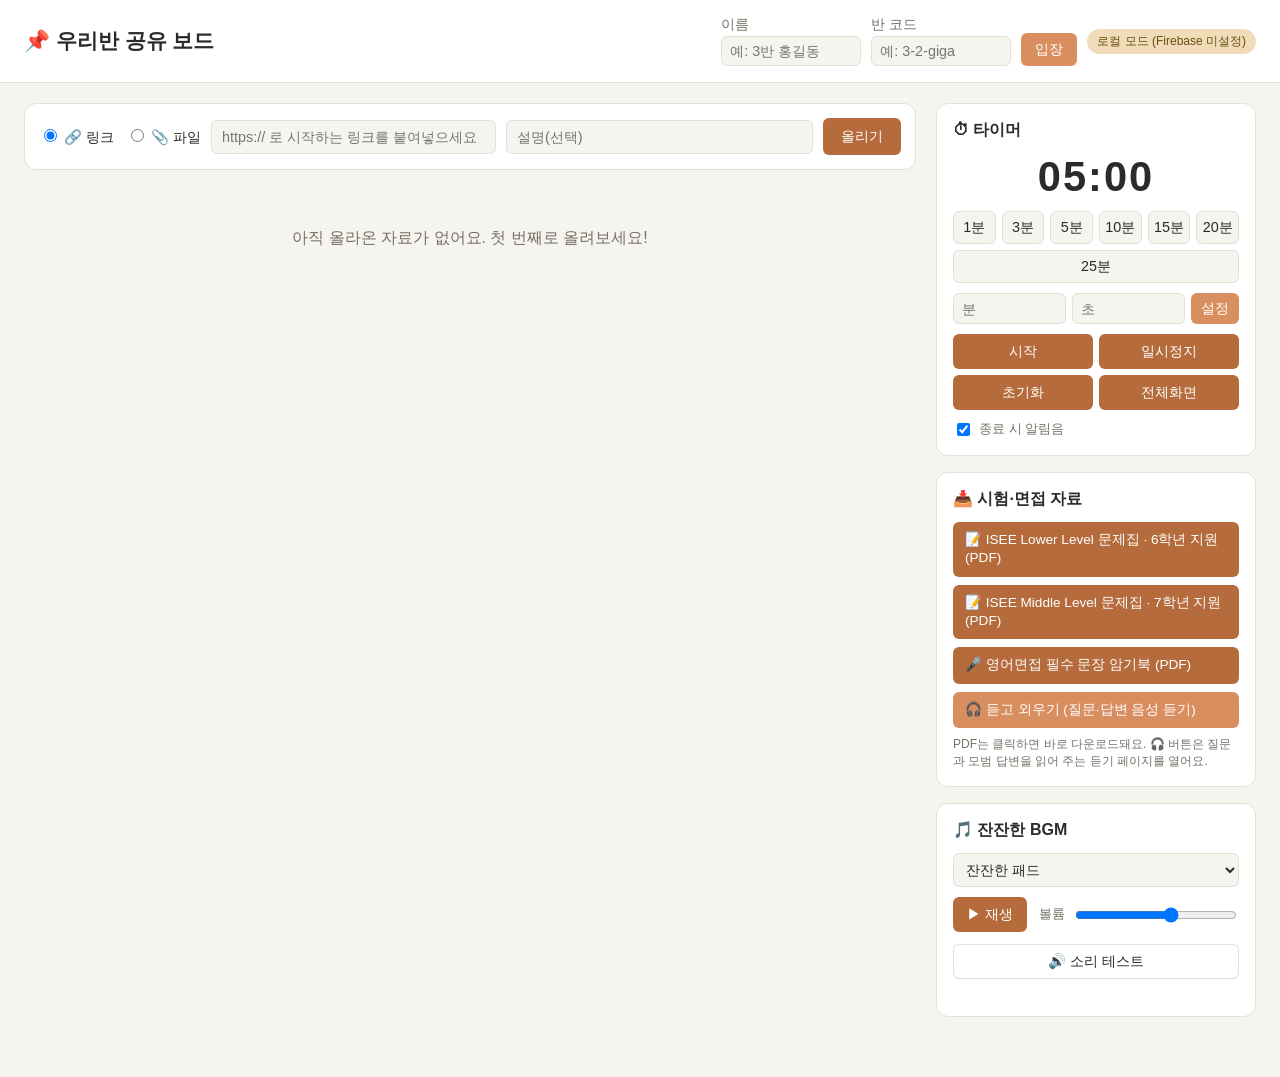
<file: index.html>
<!doctype html>
<html lang="ko">
<head>
<meta charset="UTF-8" />
<meta name="viewport" content="width=device-width, initial-scale=1.0" />
<title>우리반 공유 보드</title>
<link rel="stylesheet" href="css/style.css" />
</head>
<body>

<header class="topbar">
  <h1>📌 우리반 공유 보드</h1>
  <div class="room-controls">
    <label>이름
      <input id="nicknameInput" type="text" placeholder="예: 3반 홍길동" maxlength="20" />
    </label>
    <label>반 코드
      <input id="roomCodeInput" type="text" placeholder="예: 3-2-giga" maxlength="30" />
    </label>
    <button id="joinRoomBtn" type="button">입장</button>
    <span id="connectionStatus" class="status-badge">설정 필요</span>
  </div>
</header>

<div class="layout">

  <main class="board-panel">
    <form id="postForm" class="post-form">
      <div class="type-toggle">
        <label><input type="radio" name="postType" value="link" checked /> 🔗 링크</label>
        <label><input type="radio" name="postType" value="file" /> 📎 파일</label>
      </div>

      <div id="linkFields" class="post-fields">
        <input id="linkUrlInput" type="url" placeholder="https:// 로 시작하는 링크를 붙여넣으세요" />
      </div>

      <div id="fileFields" class="post-fields" hidden>
        <input id="fileInput" type="file" />
        <p class="hint">파일은 700KB 이하만 업로드할 수 있어요. 큰 파일은 구글 드라이브 등에 올린 뒤 링크로 공유해주세요.</p>
      </div>

      <input id="captionInput" type="text" placeholder="설명(선택)" maxlength="80" />

      <button type="submit">올리기</button>
    </form>

    <div id="boardEmpty" class="board-empty">아직 올라온 자료가 없어요. 첫 번째로 올려보세요!</div>
    <div id="board" class="board-grid"></div>
  </main>

  <aside class="side-panel">
    <section class="widget timer-widget">
      <h2>⏱ 타이머</h2>
      <div id="timerDisplay" class="timer-display">05:00</div>
      <div class="timer-presets">
        <button type="button" data-min="1">1분</button>
        <button type="button" data-min="3">3분</button>
        <button type="button" data-min="5">5분</button>
        <button type="button" data-min="10">10분</button>
        <button type="button" data-min="15">15분</button>
        <button type="button" data-min="20">20분</button>
        <button type="button" data-min="25">25분</button>
      </div>
      <div class="timer-custom">
        <input id="customMinutes" type="number" min="0" max="180" placeholder="분" />
        <input id="customSeconds" type="number" min="0" max="59" placeholder="초" />
        <button id="setCustomTimeBtn" type="button">설정</button>
      </div>
      <div class="timer-controls">
        <button id="timerStartBtn" type="button">시작</button>
        <button id="timerPauseBtn" type="button">일시정지</button>
        <button id="timerResetBtn" type="button">초기화</button>
        <button id="timerFullscreenBtn" type="button">전체화면</button>
      </div>
      <label class="sound-toggle">
        <input id="timerSoundToggle" type="checkbox" checked /> 종료 시 알림음
      </label>
    </section>

    <section class="widget download-widget">
      <h2>📥 시험·면접 자료</h2>
      <a class="download-btn" href="downloads/isee-lower-practice.pdf" download="ISEE_Lower_Level_Practice.pdf">
        📝 ISEE Lower Level 문제집 · 6학년 지원 (PDF)
      </a>
      <a class="download-btn" href="downloads/isee-middle-practice.pdf" download="ISEE_Middle_Level_Practice.pdf">
        📝 ISEE Middle Level 문제집 · 7학년 지원 (PDF)
      </a>
      <a class="download-btn" href="downloads/interview-sentences.pdf" download="Interview_Essential_Sentences.pdf">
        🎤 영어면접 필수 문장 암기북 (PDF)
      </a>
      <a class="download-btn listen-btn" href="listen.html" target="_blank" rel="noopener">
        🎧 듣고 외우기 (질문·답변 음성 듣기)
      </a>
      <p class="hint">PDF는 클릭하면 바로 다운로드돼요. 🎧 버튼은 질문과 모범 답변을 읽어 주는 듣기 페이지를 열어요.</p>
    </section>

    <section class="widget bgm-widget">
      <h2>🎵 잔잔한 BGM</h2>
      <div class="bgm-presets">
        <select id="bgmPresetSelect">
          <option value="pad">잔잔한 패드</option>
          <option value="rain">빗소리 화이트노이즈</option>
          <option value="lofi">로파이 아르페지오</option>
        </select>
      </div>
      <div class="bgm-controls">
        <button id="bgmToggleBtn" type="button">▶ 재생</button>
        <label class="volume-control">
          볼륨
          <input id="bgmVolumeSlider" type="range" min="0" max="100" value="60" />
        </label>
      </div>
      <button id="soundTestBtn" type="button" class="sound-test-btn">🔊 소리 테스트</button>
      <p id="audioStatus" class="audio-status" role="status" aria-live="polite"></p>
    </section>
  </aside>

</div>

<div id="timerOverlay" class="timer-overlay" hidden>
  <div id="timerOverlayDisplay" class="timer-overlay-display">05:00</div>
  <button id="exitFullscreenBtn" type="button">닫기</button>
</div>

<script type="module" src="js/firebase-config.js"></script>
<script type="module" src="js/app.js"></script>
<script src="js/audio.js"></script>
<script src="js/timer.js"></script>
<script src="js/bgm.js"></script>
</body>
</html>
</file>
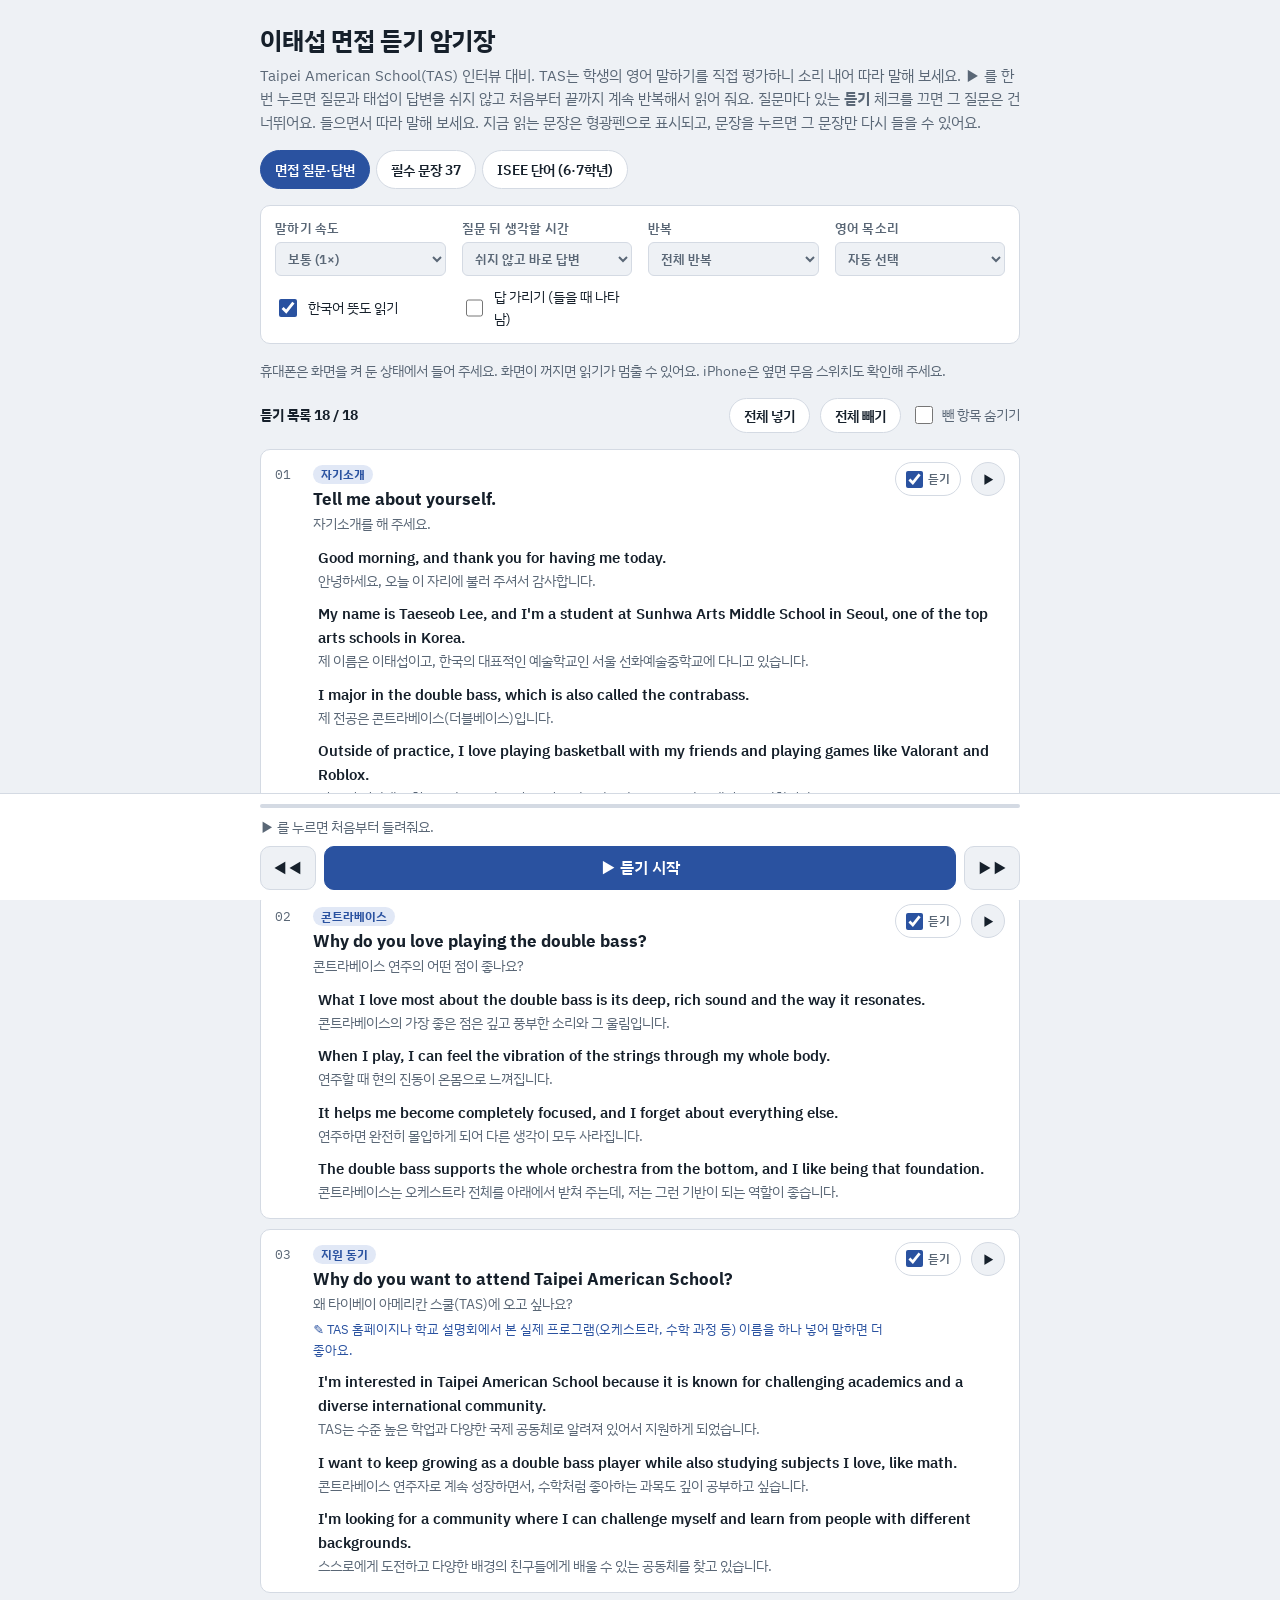
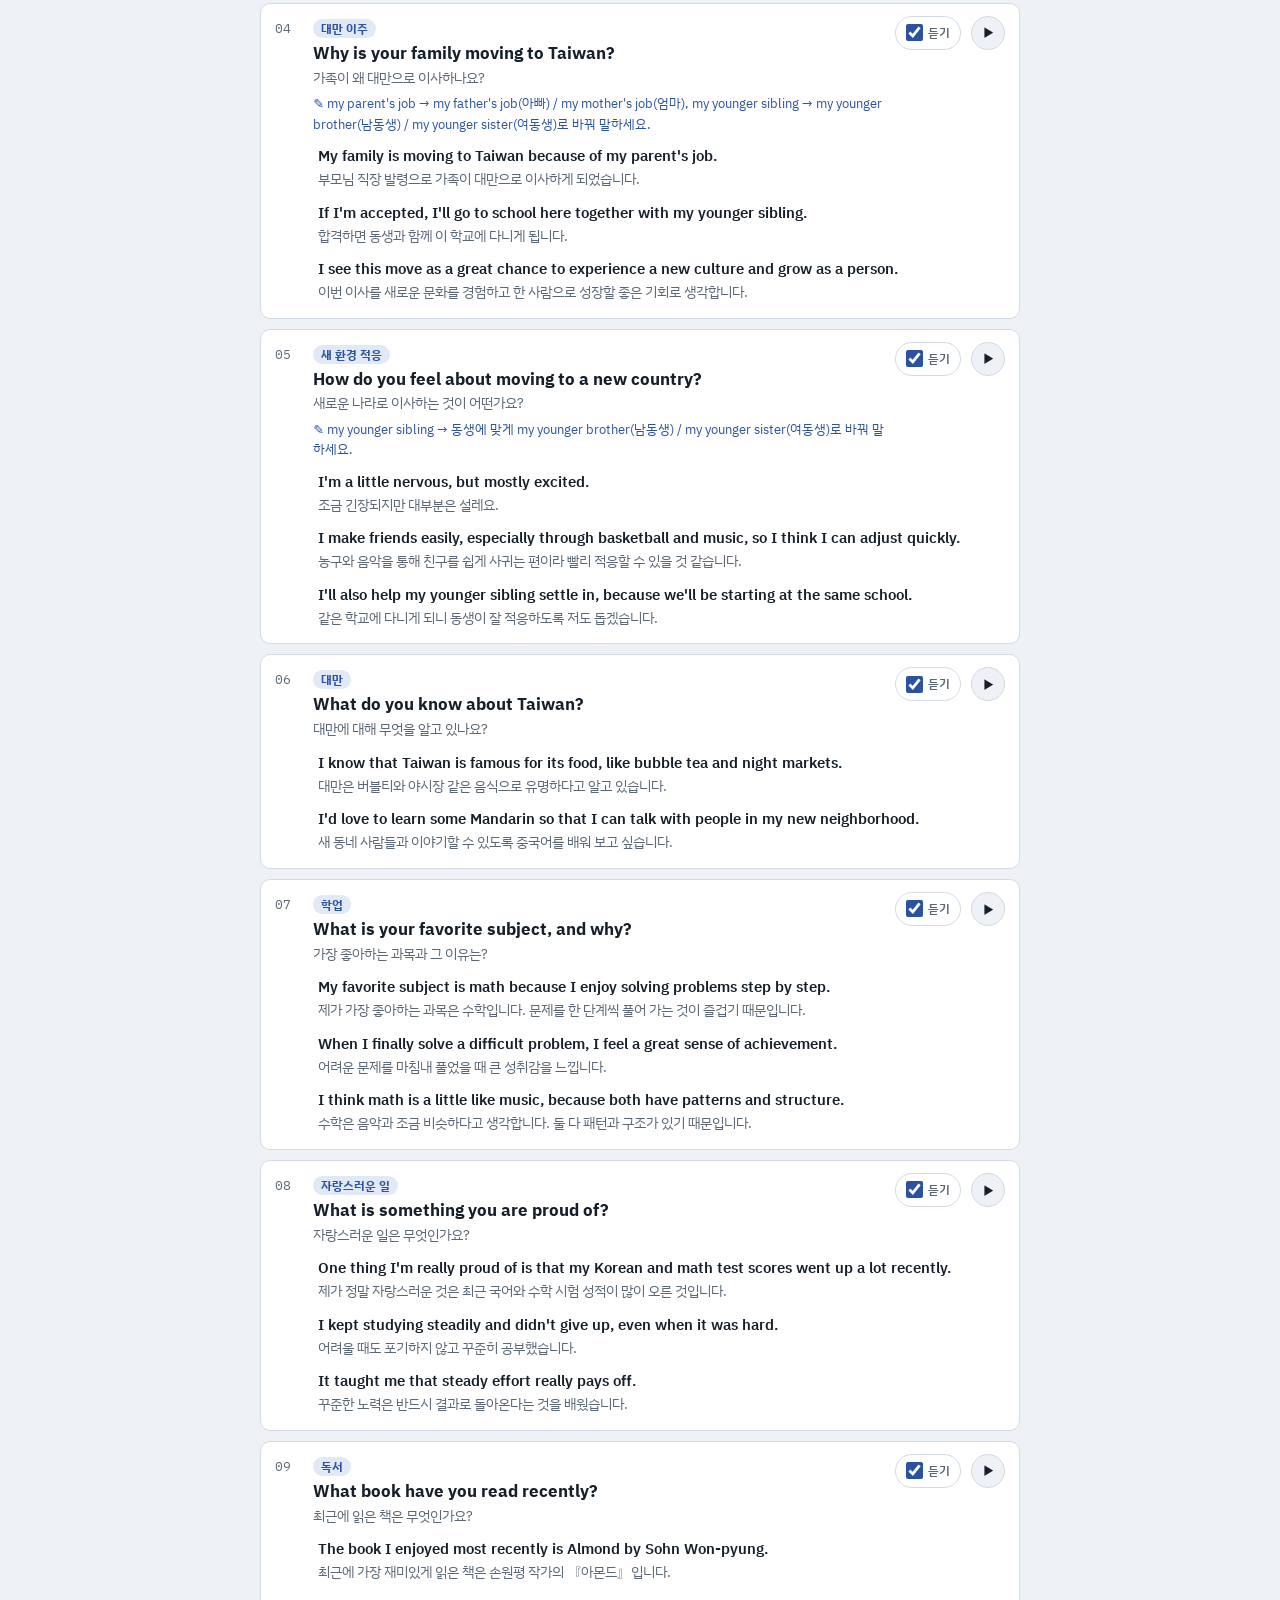
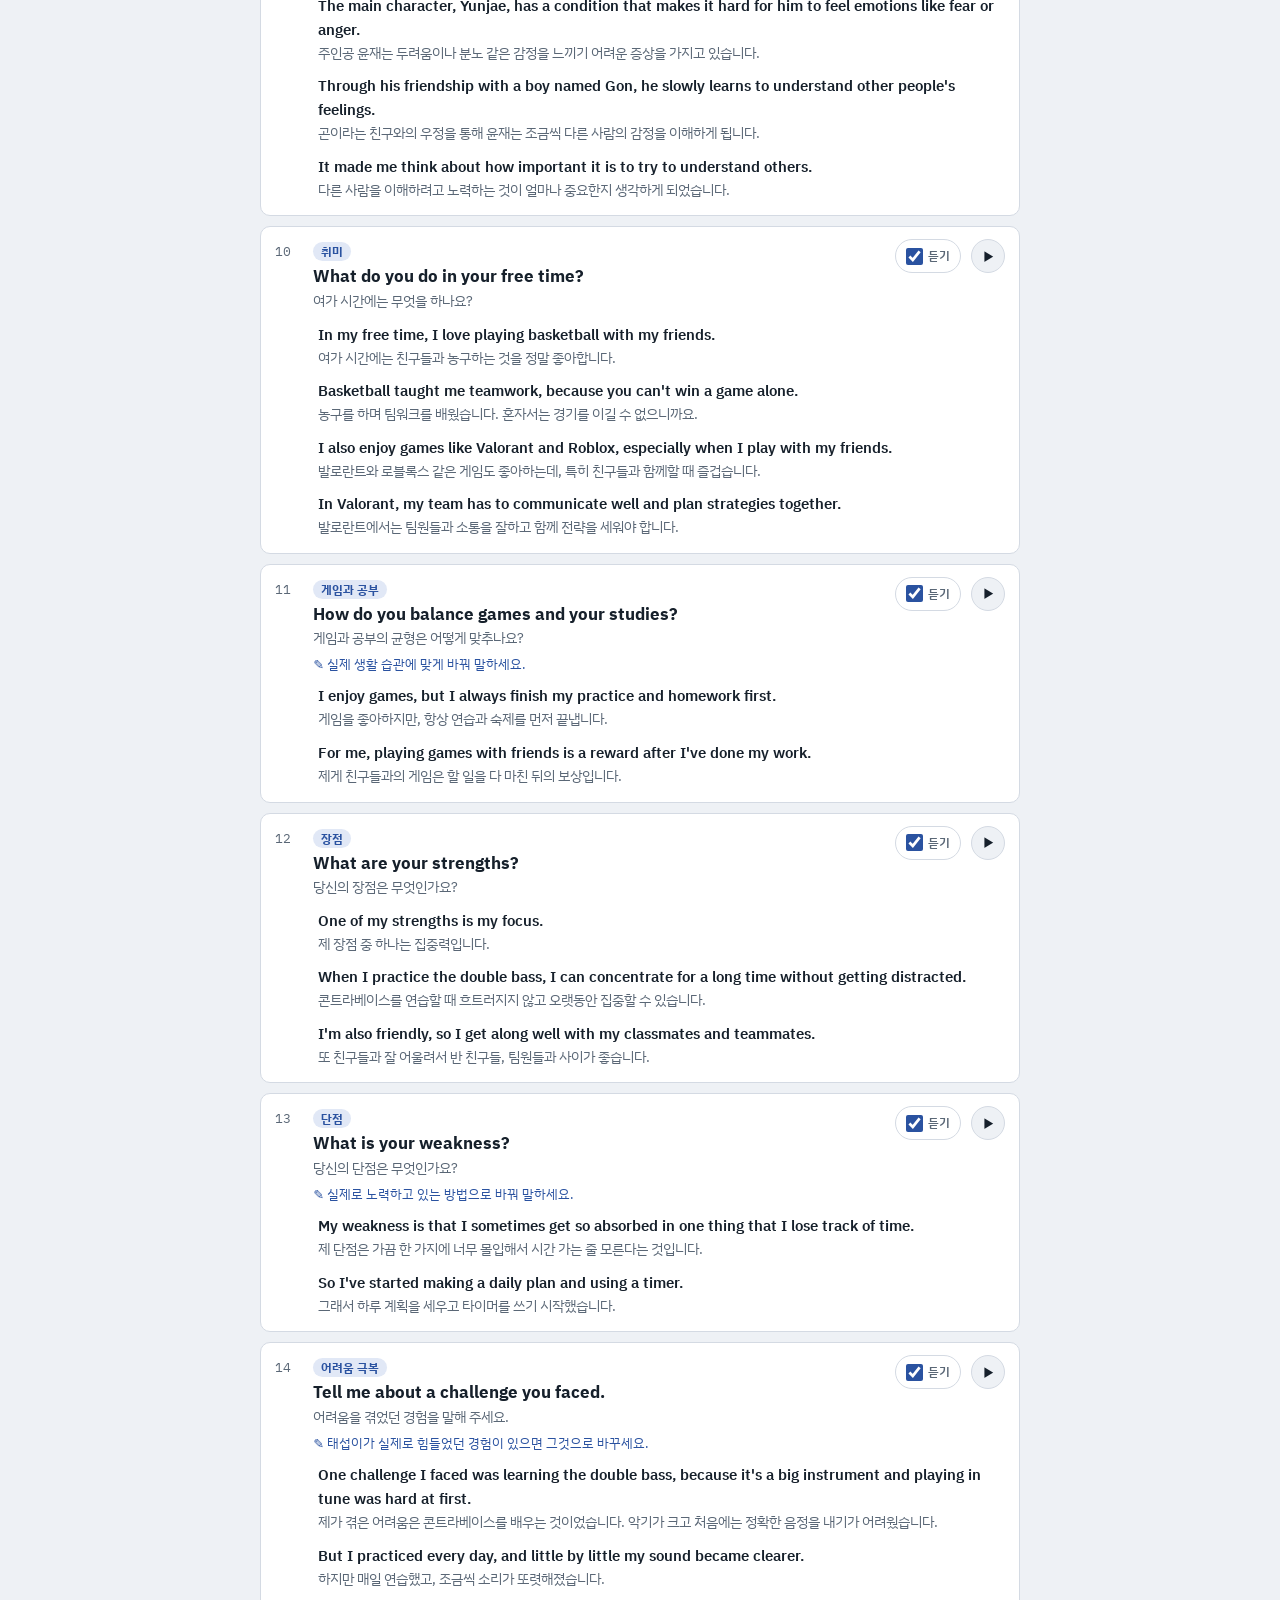
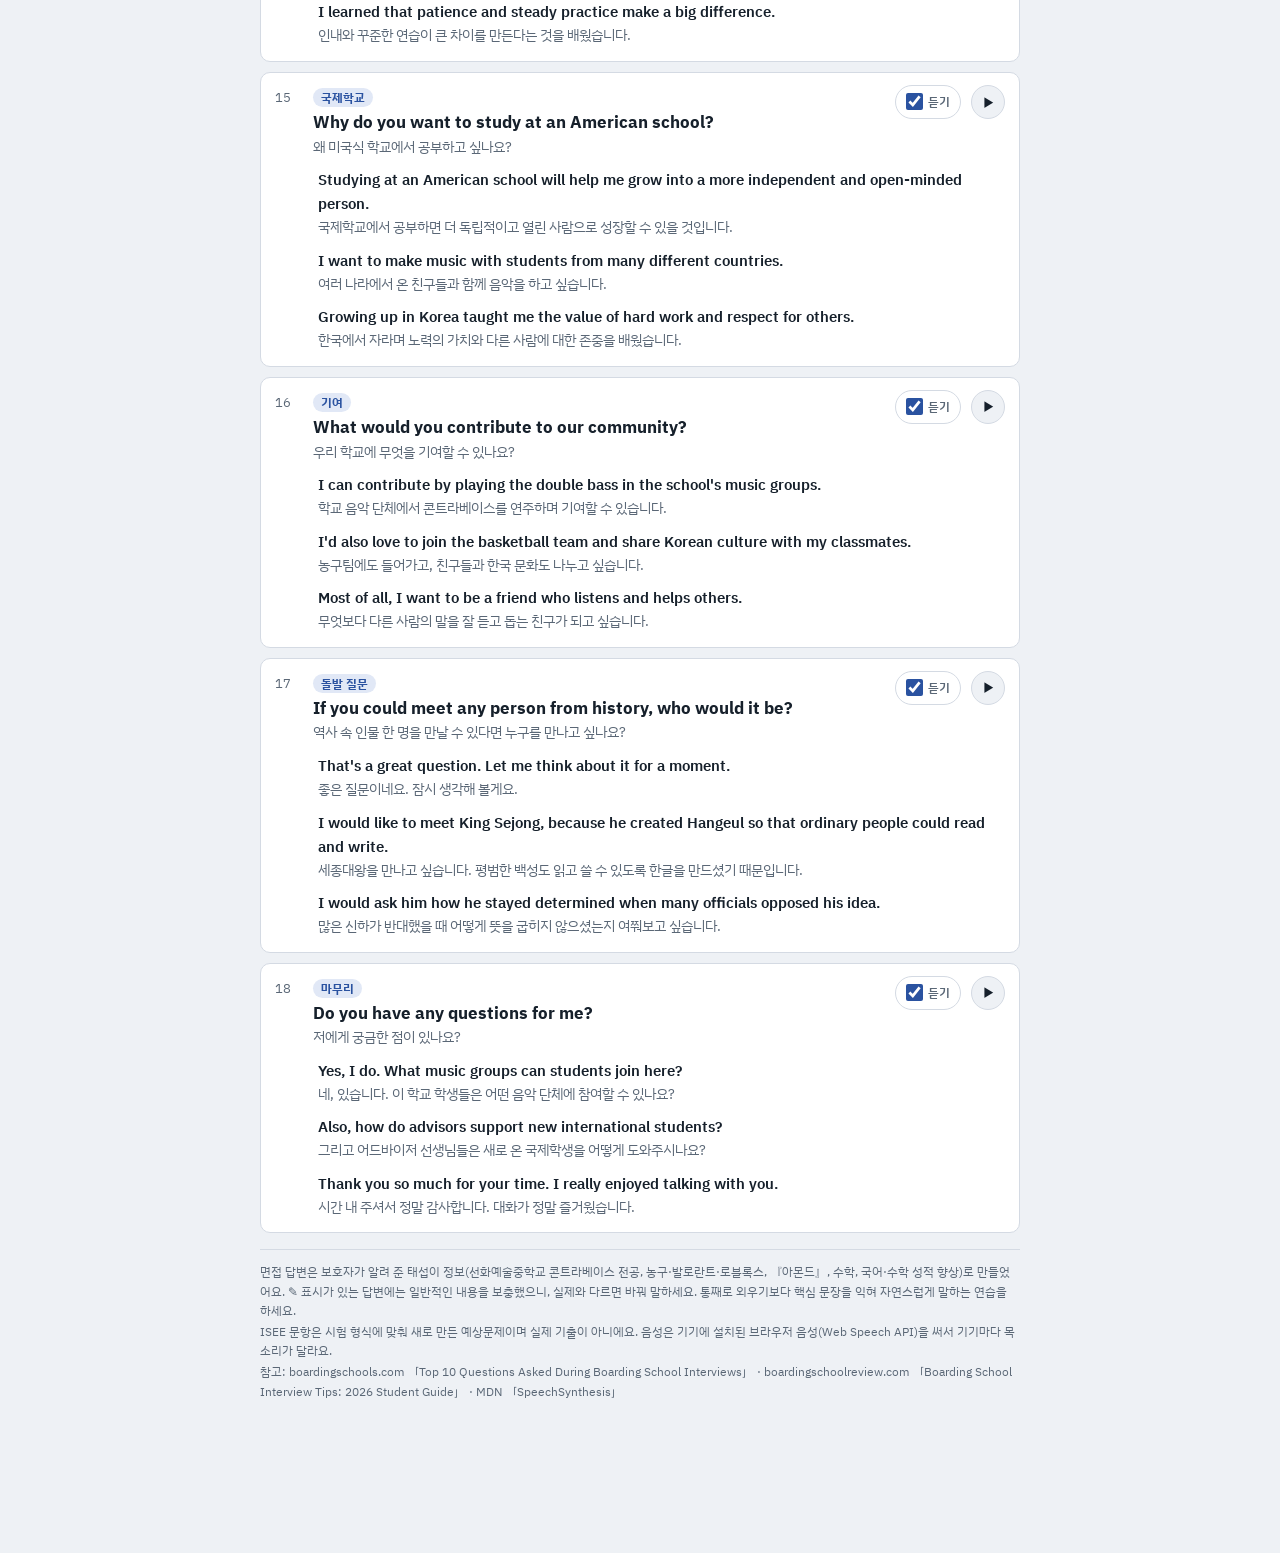
<file: listen.html>
<!doctype html>
<html lang="ko">
<head>
<meta charset="UTF-8">
<meta name="viewport" content="width=device-width, initial-scale=1, viewport-fit=cover">
<style>:root{color-scheme:light}body{margin:0}[hidden]{display:none!important}</style>
</head>
<body>
<title>이태섭 면접 듣기 암기장</title>
<meta name="claude:viewport-fit-sides" content="cover">
<link rel="preconnect" href="https://fonts.googleapis.com">
<link rel="preconnect" href="https://fonts.gstatic.com" crossorigin>
<link rel="stylesheet" href="https://fonts.googleapis.com/css2?family=IBM+Plex+Mono:wght@500&family=IBM+Plex+Sans+KR:wght@400;600;700&display=swap">
<style>
/* Layout: 한 줄 목록(카드) + 화면 아래 고정 플레이어. 지금 읽는 문장은 형광펜처럼 표시 */
:root {
  --bg: #eef1f5;
  --surface: #ffffff;
  --ink: #16202b;
  --muted: #5a6776;
  --line: #d4dae3;
  --accent: #2a52a0;
  --accent-ink: #ffffff;
  --accent-soft: #e1e8f6;
  --mark: #ffef9e;
  --mark-ink: #16202b;
  --font-body: 'IBM Plex Sans KR', 'Apple SD Gothic Neo', 'Malgun Gothic', system-ui, sans-serif;
  --font-mono: 'IBM Plex Mono', ui-monospace, Menlo, monospace;
}
@media (prefers-color-scheme: dark) {
  :root:not([data-theme="light"]) {
    --bg: #0f141b; --surface: #18202a; --ink: #e5eaf0; --muted: #94a1b0; --line: #2a3442;
    --accent: #8eaef0; --accent-ink: #0f141b; --accent-soft: #223252; --mark: #5a4d14; --mark-ink: #fff6cf;
    color-scheme: dark;
  }
}
:root[data-theme="dark"] {
  --bg: #0f141b; --surface: #18202a; --ink: #e5eaf0; --muted: #94a1b0; --line: #2a3442;
  --accent: #8eaef0; --accent-ink: #0f141b; --accent-soft: #223252; --mark: #5a4d14; --mark-ink: #fff6cf;
  color-scheme: dark;
}
* { box-sizing: border-box; }
body {
  background: var(--bg); color: var(--ink); font-family: var(--font-body); font-size: 15px; line-height: 1.6;
  padding-left: max(16px, env(safe-area-inset-left, 0px));
  padding-right: max(16px, env(safe-area-inset-right, 0px));
  padding-block: 20px calc(150px + env(safe-area-inset-bottom, 0px));
}
.wrap { max-width: 760px; margin: 0 auto; display: grid; gap: 16px; }
h1 { font-size: 1.55rem; margin: 0; text-wrap: balance; letter-spacing: -0.01em; }
.lead { margin: 4px 0 0; color: var(--muted); font-size: 0.92rem; }
button, select, input { font: inherit; color: inherit; }
button { cursor: pointer; }
:focus-visible { outline: 2px solid var(--accent); outline-offset: 2px; }

.tabs { display: flex; gap: 6px; flex-wrap: wrap; }
.tab { border: 1px solid var(--line); background: var(--surface); padding: 7px 14px; border-radius: 999px; font-weight: 600; font-size: 0.9rem; }
.tab[aria-selected="true"] { background: var(--accent); color: var(--accent-ink); border-color: var(--accent); }

.settings { background: var(--surface); border: 1px solid var(--line); border-radius: 10px; padding: 12px 14px; display: grid; grid-template-columns: repeat(auto-fit, minmax(160px, 1fr)); gap: 10px 16px; }
.settings label { display: grid; gap: 3px; font-size: 0.8rem; color: var(--muted); font-weight: 600; letter-spacing: 0.02em; }
.settings select { padding: 6px 8px; border: 1px solid var(--line); border-radius: 6px; background: var(--bg); min-width: 0; width: 100%; }
.settings .check { display: flex; align-items: center; gap: 8px; color: var(--ink); font-weight: 400; font-size: 0.88rem; letter-spacing: 0; }
.settings .check input { width: 18px; height: 18px; accent-color: var(--accent); }
.notice { font-size: 0.85rem; color: var(--muted); margin: 0; }
.notice.warn { color: var(--ink); background: var(--mark); color: var(--mark-ink); padding: 8px 12px; border-radius: 8px; }

.group-title { margin: 10px 0 0; font-size: 0.8rem; color: var(--muted); font-weight: 700; letter-spacing: 0.06em; }
.list { display: grid; gap: 10px; }
.card { background: var(--surface); border: 1px solid var(--line); border-radius: 10px; padding: 12px 14px; display: grid; gap: 8px; min-width: 0; }
.card.now { border-color: var(--accent); box-shadow: 0 0 0 1px var(--accent); }
.card-head { display: flex; align-items: flex-start; gap: 10px; }
.num { font-family: var(--font-mono); font-size: 0.8rem; color: var(--muted); padding-top: 3px; min-width: 2.2em; font-variant-numeric: tabular-nums; }
.tag { margin-right: 6px; font-size: 0.72rem; font-weight: 700; color: var(--accent); background: var(--accent-soft); padding: 1px 8px; border-radius: 999px; white-space: nowrap; }
.q { flex: 1; min-width: 0; }
.q .en { font-weight: 700; font-size: 1.05rem; }
.card-head .toggle { margin-left: auto; }
.play-one { flex: none; border: 1px solid var(--line); background: var(--bg); border-radius: 999px; width: 34px; height: 34px; display: grid; place-items: center; font-size: 0.8rem; }
.lines { display: grid; gap: 6px; padding-left: calc(2.2em + 10px); }
.line { border-radius: 6px; padding: 2px 6px; margin: 0 -6px; cursor: pointer; }
.line .en, .q .en { display: block; }
.line .en { font-weight: 600; }
.ko { display: block; color: var(--muted); font-size: 0.88rem; }
.speaking { background: var(--mark); color: var(--mark-ink); }
.speaking .ko { color: inherit; opacity: 0.8; }
.note { display: block; margin-top: 4px; font-size: 0.8rem; color: var(--accent); }
.listbar { display: flex; flex-wrap: wrap; align-items: center; gap: 8px 10px; font-size: 0.88rem; }
.listbar .count { font-weight: 700; margin-right: auto; }
.listbar button { border: 1px solid var(--line); background: var(--surface); border-radius: 999px; padding: 6px 14px; font-weight: 600; font-size: 0.85rem; }
.listbar .check { display: flex; align-items: center; gap: 6px; color: var(--muted); }
.listbar .check input { width: 18px; height: 18px; accent-color: var(--accent); }
.toggle { flex: none; display: flex; align-items: center; gap: 5px; font-size: 0.78rem; font-weight: 600; color: var(--muted); border: 1px solid var(--line); border-radius: 999px; padding: 0 10px; height: 34px; cursor: pointer; }
.toggle input { width: 17px; height: 17px; margin: 0; accent-color: var(--accent); }
.card.off { opacity: 0.5; }
.card.off .lines { display: none; }
.card.off .toggle { color: var(--ink); }
.hide-off .card.off { display: none; }
.word { font-size: 1.15rem; font-weight: 700; letter-spacing: 0.01em; }
.hide-ans .lines .line:not(.revealed) .en { filter: blur(6px); user-select: none; }
.hide-ans .lines .line:not(.revealed) .ko { filter: blur(4px); }
.hide-ans.hide-ko-only .lines .line:not(.revealed) .ko { filter: none; }

.player { position: fixed; left: 0; right: 0; bottom: 0; z-index: 5; background: var(--surface); border-top: 1px solid var(--line);
  padding-left: max(16px, env(safe-area-inset-left, 0px)); padding-right: max(16px, env(safe-area-inset-right, 0px));
  padding-top: 10px; padding-bottom: calc(10px + env(safe-area-inset-bottom, 0px)); }
.player-in { max-width: 760px; margin: 0 auto; display: grid; gap: 8px; }
.now-label { font-size: 0.85rem; color: var(--muted); white-space: nowrap; overflow: hidden; text-overflow: ellipsis; min-height: 1.4em; }
.now-label b { color: var(--ink); }
.controls { display: flex; align-items: center; gap: 8px; }
.ctl { border: 1px solid var(--line); background: var(--bg); border-radius: 10px; height: 44px; min-width: 48px; padding: 0 12px; font-weight: 600; }
.ctl.main { background: var(--accent); color: var(--accent-ink); border-color: var(--accent); flex: 1; font-size: 1rem; }
.progress { height: 4px; background: var(--line); border-radius: 2px; overflow: hidden; }
.progress i { display: block; height: 100%; width: 0; background: var(--accent); transition: width 0.3s; }
.src { font-size: 0.75rem; color: var(--muted); border-top: 1px solid var(--line); padding-top: 10px; }
.src p { margin: 2px 0; }
@media (prefers-reduced-motion: reduce) { .progress i { transition: none; } }
</style>

<div class="wrap">
  <header>
    <h1>이태섭 면접 듣기 암기장</h1>
    <p class="lead">Taipei American School(TAS) 인터뷰 대비. TAS는 학생의 영어 말하기를 직접 평가하니 소리 내어 따라 말해 보세요. ▶ 를 한 번 누르면 질문과 태섭이 답변을 쉬지 않고 처음부터 끝까지 계속 반복해서 읽어 줘요. 질문마다 있는 <b>듣기</b> 체크를 끄면 그 질문은 건너뛰어요. 들으면서 따라 말해 보세요. 지금 읽는 문장은 형광펜으로 표시되고, 문장을 누르면 그 문장만 다시 들을 수 있어요.</p>
  </header>

  <nav class="tabs" role="tablist" aria-label="학습 자료">
    <button class="tab" role="tab" id="tab-qa" data-tab="qa" type="button">면접 질문·답변</button>
    <button class="tab" role="tab" id="tab-sentences" data-tab="sentences" type="button">필수 문장 37</button>
    <button class="tab" role="tab" id="tab-isee" data-tab="isee" type="button">ISEE 단어 (6·7학년)</button>
  </nav>

  <section class="settings" aria-label="듣기 설정">
    <label for="rate">말하기 속도
      <select id="rate">
        <option value="0.7">느리게 (0.7×)</option>
        <option value="0.85">조금 느리게 (0.85×)</option>
        <option value="1" selected>보통 (1×)</option>
        <option value="1.15">빠르게 (1.15×)</option>
      </select>
    </label>
    <label for="think">질문 뒤 생각할 시간
      <select id="think">
        <option value="0" selected>쉬지 않고 바로 답변</option>
        <option value="3">3초</option>
        <option value="5">5초</option>
        <option value="10">10초</option>
        <option value="20">20초 (직접 말해 보기)</option>
      </select>
    </label>
    <label for="repeatMode">반복
      <select id="repeatMode">
        <option value="all" selected>전체 반복</option>
        <option value="one">한 항목만 반복</option>
        <option value="none">한 번만 듣기</option>
      </select>
    </label>
    <label for="voice">영어 목소리
      <select id="voice"><option value="">자동 선택</option></select>
    </label>
    <label class="check" for="sayKo"><input id="sayKo" type="checkbox" checked> 한국어 뜻도 읽기</label>
    <label class="check" for="hideAns"><input id="hideAns" type="checkbox"> 답 가리기 (들을 때 나타남)</label>
  </section>

  <p id="ttsNotice" class="notice">휴대폰은 화면을 켜 둔 상태에서 들어 주세요. 화면이 꺼지면 읽기가 멈출 수 있어요. iPhone은 옆면 무음 스위치도 확인해 주세요.</p>

  <div class="listbar" aria-label="듣기 목록 관리">
    <span id="count" class="count"></span>
    <button id="allOn" type="button">전체 넣기</button>
    <button id="allOff" type="button">전체 빼기</button>
    <label class="check" for="hideOff"><input id="hideOff" type="checkbox"> 뺀 항목 숨기기</label>
  </div>

  <main id="list" class="list" aria-live="off"></main>

  <footer class="src">
    <p>면접 답변은 보호자가 알려 준 태섭이 정보(선화예술중학교 콘트라베이스 전공, 농구·발로란트·로블록스, 『아몬드』, 수학, 국어·수학 성적 향상)로 만들었어요. ✎ 표시가 있는 답변에는 일반적인 내용을 보충했으니, 실제와 다르면 바꿔 말하세요. 통째로 외우기보다 핵심 문장을 익혀 자연스럽게 말하는 연습을 하세요.</p>
    <p>ISEE 문항은 시험 형식에 맞춰 새로 만든 예상문제이며 실제 기출이 아니에요. 음성은 기기에 설치된 브라우저 음성(Web Speech API)을 써서 기기마다 목소리가 달라요.</p>
    <p>참고: boardingschools.com 「Top 10 Questions Asked During Boarding School Interviews」 · boardingschoolreview.com 「Boarding School Interview Tips: 2026 Student Guide」 · MDN 「SpeechSynthesis」</p>
  </footer>
</div>

<div class="player" role="region" aria-label="재생기">
  <div class="player-in">
    <div class="progress" aria-hidden="true"><i id="bar"></i></div>
    <div id="nowLabel" class="now-label">▶ 를 누르면 처음부터 들려줘요.</div>
    <div class="controls">
      <button id="prevBtn" class="ctl" type="button" aria-label="이전 항목">◀◀</button>
      <button id="playBtn" class="ctl main" type="button">▶ 듣기 시작</button>
      <button id="nextBtn" class="ctl" type="button" aria-label="다음 항목">▶▶</button>
    </div>
  </div>
</div>

<script>
const DATA = {"qa": [{"tag": "자기소개", "q": {"en": "Tell me about yourself.", "ko": "자기소개를 해 주세요."}, "note": "", "lines": [{"en": "Good morning, and thank you for having me today.", "ko": "안녕하세요, 오늘 이 자리에 불러 주셔서 감사합니다."}, {"en": "My name is Taeseob Lee, and I'm a student at Sunhwa Arts Middle School in Seoul, one of the top arts schools in Korea.", "ko": "제 이름은 이태섭이고, 한국의 대표적인 예술학교인 서울 선화예술중학교에 다니고 있습니다."}, {"en": "I major in the double bass, which is also called the contrabass.", "ko": "제 전공은 콘트라베이스(더블베이스)입니다."}, {"en": "Outside of practice, I love playing basketball with my friends and playing games like Valorant and Roblox.", "ko": "연습 외 시간에는 친구들과 농구하는 것, 그리고 발로란트와 로블록스 같은 게임을 좋아합니다."}, {"en": "I would describe myself as a focused and friendly person.", "ko": "저는 집중력이 좋고 친구들과 잘 어울리는 사람이라고 생각합니다."}]}, {"tag": "콘트라베이스", "q": {"en": "Why do you love playing the double bass?", "ko": "콘트라베이스 연주의 어떤 점이 좋나요?"}, "note": "", "lines": [{"en": "What I love most about the double bass is its deep, rich sound and the way it resonates.", "ko": "콘트라베이스의 가장 좋은 점은 깊고 풍부한 소리와 그 울림입니다."}, {"en": "When I play, I can feel the vibration of the strings through my whole body.", "ko": "연주할 때 현의 진동이 온몸으로 느껴집니다."}, {"en": "It helps me become completely focused, and I forget about everything else.", "ko": "연주하면 완전히 몰입하게 되어 다른 생각이 모두 사라집니다."}, {"en": "The double bass supports the whole orchestra from the bottom, and I like being that foundation.", "ko": "콘트라베이스는 오케스트라 전체를 아래에서 받쳐 주는데, 저는 그런 기반이 되는 역할이 좋습니다."}]}, {"tag": "지원 동기", "q": {"en": "Why do you want to attend Taipei American School?", "ko": "왜 타이베이 아메리칸 스쿨(TAS)에 오고 싶나요?"}, "note": "✎ TAS 홈페이지나 학교 설명회에서 본 실제 프로그램(오케스트라, 수학 과정 등) 이름을 하나 넣어 말하면 더 좋아요.", "lines": [{"en": "I'm interested in Taipei American School because it is known for challenging academics and a diverse international community.", "ko": "TAS는 수준 높은 학업과 다양한 국제 공동체로 알려져 있어서 지원하게 되었습니다."}, {"en": "I want to keep growing as a double bass player while also studying subjects I love, like math.", "ko": "콘트라베이스 연주자로 계속 성장하면서, 수학처럼 좋아하는 과목도 깊이 공부하고 싶습니다."}, {"en": "I'm looking for a community where I can challenge myself and learn from people with different backgrounds.", "ko": "스스로에게 도전하고 다양한 배경의 친구들에게 배울 수 있는 공동체를 찾고 있습니다."}]}, {"tag": "대만 이주", "q": {"en": "Why is your family moving to Taiwan?", "ko": "가족이 왜 대만으로 이사하나요?"}, "note": "✎ my parent's job → my father's job(아빠) / my mother's job(엄마), my younger sibling → my younger brother(남동생) / my younger sister(여동생)로 바꿔 말하세요.", "lines": [{"en": "My family is moving to Taiwan because of my parent's job.", "ko": "부모님 직장 발령으로 가족이 대만으로 이사하게 되었습니다."}, {"en": "If I'm accepted, I'll go to school here together with my younger sibling.", "ko": "합격하면 동생과 함께 이 학교에 다니게 됩니다."}, {"en": "I see this move as a great chance to experience a new culture and grow as a person.", "ko": "이번 이사를 새로운 문화를 경험하고 한 사람으로 성장할 좋은 기회로 생각합니다."}]}, {"tag": "새 환경 적응", "q": {"en": "How do you feel about moving to a new country?", "ko": "새로운 나라로 이사하는 것이 어떤가요?"}, "note": "✎ my younger sibling → 동생에 맞게 my younger brother(남동생) / my younger sister(여동생)로 바꿔 말하세요.", "lines": [{"en": "I'm a little nervous, but mostly excited.", "ko": "조금 긴장되지만 대부분은 설레요."}, {"en": "I make friends easily, especially through basketball and music, so I think I can adjust quickly.", "ko": "농구와 음악을 통해 친구를 쉽게 사귀는 편이라 빨리 적응할 수 있을 것 같습니다."}, {"en": "I'll also help my younger sibling settle in, because we'll be starting at the same school.", "ko": "같은 학교에 다니게 되니 동생이 잘 적응하도록 저도 돕겠습니다."}]}, {"tag": "대만", "q": {"en": "What do you know about Taiwan?", "ko": "대만에 대해 무엇을 알고 있나요?"}, "note": "", "lines": [{"en": "I know that Taiwan is famous for its food, like bubble tea and night markets.", "ko": "대만은 버블티와 야시장 같은 음식으로 유명하다고 알고 있습니다."}, {"en": "I'd love to learn some Mandarin so that I can talk with people in my new neighborhood.", "ko": "새 동네 사람들과 이야기할 수 있도록 중국어를 배워 보고 싶습니다."}]}, {"tag": "학업", "q": {"en": "What is your favorite subject, and why?", "ko": "가장 좋아하는 과목과 그 이유는?"}, "note": "", "lines": [{"en": "My favorite subject is math because I enjoy solving problems step by step.", "ko": "제가 가장 좋아하는 과목은 수학입니다. 문제를 한 단계씩 풀어 가는 것이 즐겁기 때문입니다."}, {"en": "When I finally solve a difficult problem, I feel a great sense of achievement.", "ko": "어려운 문제를 마침내 풀었을 때 큰 성취감을 느낍니다."}, {"en": "I think math is a little like music, because both have patterns and structure.", "ko": "수학은 음악과 조금 비슷하다고 생각합니다. 둘 다 패턴과 구조가 있기 때문입니다."}]}, {"tag": "자랑스러운 일", "q": {"en": "What is something you are proud of?", "ko": "자랑스러운 일은 무엇인가요?"}, "note": "", "lines": [{"en": "One thing I'm really proud of is that my Korean and math test scores went up a lot recently.", "ko": "제가 정말 자랑스러운 것은 최근 국어와 수학 시험 성적이 많이 오른 것입니다."}, {"en": "I kept studying steadily and didn't give up, even when it was hard.", "ko": "어려울 때도 포기하지 않고 꾸준히 공부했습니다."}, {"en": "It taught me that steady effort really pays off.", "ko": "꾸준한 노력은 반드시 결과로 돌아온다는 것을 배웠습니다."}]}, {"tag": "독서", "q": {"en": "What book have you read recently?", "ko": "최근에 읽은 책은 무엇인가요?"}, "note": "", "lines": [{"en": "The book I enjoyed most recently is Almond by Sohn Won-pyung.", "ko": "최근에 가장 재미있게 읽은 책은 손원평 작가의 『아몬드』입니다."}, {"en": "The main character, Yunjae, has a condition that makes it hard for him to feel emotions like fear or anger.", "ko": "주인공 윤재는 두려움이나 분노 같은 감정을 느끼기 어려운 증상을 가지고 있습니다."}, {"en": "Through his friendship with a boy named Gon, he slowly learns to understand other people's feelings.", "ko": "곤이라는 친구와의 우정을 통해 윤재는 조금씩 다른 사람의 감정을 이해하게 됩니다."}, {"en": "It made me think about how important it is to try to understand others.", "ko": "다른 사람을 이해하려고 노력하는 것이 얼마나 중요한지 생각하게 되었습니다."}]}, {"tag": "취미", "q": {"en": "What do you do in your free time?", "ko": "여가 시간에는 무엇을 하나요?"}, "note": "", "lines": [{"en": "In my free time, I love playing basketball with my friends.", "ko": "여가 시간에는 친구들과 농구하는 것을 정말 좋아합니다."}, {"en": "Basketball taught me teamwork, because you can't win a game alone.", "ko": "농구를 하며 팀워크를 배웠습니다. 혼자서는 경기를 이길 수 없으니까요."}, {"en": "I also enjoy games like Valorant and Roblox, especially when I play with my friends.", "ko": "발로란트와 로블록스 같은 게임도 좋아하는데, 특히 친구들과 함께할 때 즐겁습니다."}, {"en": "In Valorant, my team has to communicate well and plan strategies together.", "ko": "발로란트에서는 팀원들과 소통을 잘하고 함께 전략을 세워야 합니다."}]}, {"tag": "게임과 공부", "q": {"en": "How do you balance games and your studies?", "ko": "게임과 공부의 균형은 어떻게 맞추나요?"}, "note": "✎ 실제 생활 습관에 맞게 바꿔 말하세요.", "lines": [{"en": "I enjoy games, but I always finish my practice and homework first.", "ko": "게임을 좋아하지만, 항상 연습과 숙제를 먼저 끝냅니다."}, {"en": "For me, playing games with friends is a reward after I've done my work.", "ko": "제게 친구들과의 게임은 할 일을 다 마친 뒤의 보상입니다."}]}, {"tag": "장점", "q": {"en": "What are your strengths?", "ko": "당신의 장점은 무엇인가요?"}, "note": "", "lines": [{"en": "One of my strengths is my focus.", "ko": "제 장점 중 하나는 집중력입니다."}, {"en": "When I practice the double bass, I can concentrate for a long time without getting distracted.", "ko": "콘트라베이스를 연습할 때 흐트러지지 않고 오랫동안 집중할 수 있습니다."}, {"en": "I'm also friendly, so I get along well with my classmates and teammates.", "ko": "또 친구들과 잘 어울려서 반 친구들, 팀원들과 사이가 좋습니다."}]}, {"tag": "단점", "q": {"en": "What is your weakness?", "ko": "당신의 단점은 무엇인가요?"}, "note": "✎ 실제로 노력하고 있는 방법으로 바꿔 말하세요.", "lines": [{"en": "My weakness is that I sometimes get so absorbed in one thing that I lose track of time.", "ko": "제 단점은 가끔 한 가지에 너무 몰입해서 시간 가는 줄 모른다는 것입니다."}, {"en": "So I've started making a daily plan and using a timer.", "ko": "그래서 하루 계획을 세우고 타이머를 쓰기 시작했습니다."}]}, {"tag": "어려움 극복", "q": {"en": "Tell me about a challenge you faced.", "ko": "어려움을 겪었던 경험을 말해 주세요."}, "note": "✎ 태섭이가 실제로 힘들었던 경험이 있으면 그것으로 바꾸세요.", "lines": [{"en": "One challenge I faced was learning the double bass, because it's a big instrument and playing in tune was hard at first.", "ko": "제가 겪은 어려움은 콘트라베이스를 배우는 것이었습니다. 악기가 크고 처음에는 정확한 음정을 내기가 어려웠습니다."}, {"en": "But I practiced every day, and little by little my sound became clearer.", "ko": "하지만 매일 연습했고, 조금씩 소리가 또렷해졌습니다."}, {"en": "I learned that patience and steady practice make a big difference.", "ko": "인내와 꾸준한 연습이 큰 차이를 만든다는 것을 배웠습니다."}]}, {"tag": "국제학교", "q": {"en": "Why do you want to study at an American school?", "ko": "왜 미국식 학교에서 공부하고 싶나요?"}, "note": "", "lines": [{"en": "Studying at an American school will help me grow into a more independent and open-minded person.", "ko": "국제학교에서 공부하면 더 독립적이고 열린 사람으로 성장할 수 있을 것입니다."}, {"en": "I want to make music with students from many different countries.", "ko": "여러 나라에서 온 친구들과 함께 음악을 하고 싶습니다."}, {"en": "Growing up in Korea taught me the value of hard work and respect for others.", "ko": "한국에서 자라며 노력의 가치와 다른 사람에 대한 존중을 배웠습니다."}]}, {"tag": "기여", "q": {"en": "What would you contribute to our community?", "ko": "우리 학교에 무엇을 기여할 수 있나요?"}, "note": "", "lines": [{"en": "I can contribute by playing the double bass in the school's music groups.", "ko": "학교 음악 단체에서 콘트라베이스를 연주하며 기여할 수 있습니다."}, {"en": "I'd also love to join the basketball team and share Korean culture with my classmates.", "ko": "농구팀에도 들어가고, 친구들과 한국 문화도 나누고 싶습니다."}, {"en": "Most of all, I want to be a friend who listens and helps others.", "ko": "무엇보다 다른 사람의 말을 잘 듣고 돕는 친구가 되고 싶습니다."}]}, {"tag": "돌발 질문", "q": {"en": "If you could meet any person from history, who would it be?", "ko": "역사 속 인물 한 명을 만날 수 있다면 누구를 만나고 싶나요?"}, "note": "", "lines": [{"en": "That's a great question. Let me think about it for a moment.", "ko": "좋은 질문이네요. 잠시 생각해 볼게요."}, {"en": "I would like to meet King Sejong, because he created Hangeul so that ordinary people could read and write.", "ko": "세종대왕을 만나고 싶습니다. 평범한 백성도 읽고 쓸 수 있도록 한글을 만드셨기 때문입니다."}, {"en": "I would ask him how he stayed determined when many officials opposed his idea.", "ko": "많은 신하가 반대했을 때 어떻게 뜻을 굽히지 않으셨는지 여쭤보고 싶습니다."}]}, {"tag": "마무리", "q": {"en": "Do you have any questions for me?", "ko": "저에게 궁금한 점이 있나요?"}, "note": "", "lines": [{"en": "Yes, I do. What music groups can students join here?", "ko": "네, 있습니다. 이 학교 학생들은 어떤 음악 단체에 참여할 수 있나요?"}, {"en": "Also, how do advisors support new international students?", "ko": "그리고 어드바이저 선생님들은 새로 온 국제학생을 어떻게 도와주시나요?"}, {"en": "Thank you so much for your time. I really enjoyed talking with you.", "ko": "시간 내 주셔서 정말 감사합니다. 대화가 정말 즐거웠습니다."}]}], "sentences": [{"group": "1. 첫인사 · 자기소개", "lines": [{"en": "Good morning. Thank you for having me today.", "ko": "안녕하세요. 오늘 이 자리에 불러 주셔서 감사합니다.", "show": "Good morning. Thank you for having me today."}]}, {"group": "1. 첫인사 · 자기소개", "lines": [{"en": "My name is blank, and I'm in blank grade at blank School in Seoul.", "ko": "제 이름은 ___이고, 서울 ___학교 ___학년입니다.", "show": "My name is ___, and I'm in ___ grade at ___ School in Seoul."}]}, {"group": "1. 첫인사 · 자기소개", "lines": [{"en": "I would describe myself as a curious person who loves asking \"why.\"", "ko": "저는 '왜?'라고 묻기를 좋아하는 호기심 많은 사람이라고 생각합니다.", "show": "I would describe myself as a curious person who loves asking \"why.\""}]}, {"group": "1. 첫인사 · 자기소개", "lines": [{"en": "Outside of class, I spend most of my time blank.", "ko": "수업 외 시간에는 대부분 ___을 하며 보냅니다.", "show": "Outside of class, I spend most of my time ___."}]}, {"group": "1. 첫인사 · 자기소개", "lines": [{"en": "People who know me well would say I'm blank and blank, because blank.", "ko": "저를 잘 아는 사람들은 제가 ___하고 ___하다고 말할 거예요. 왜냐하면 ___.", "show": "People who know me well would say I'm ___ and ___, because ___."}]}, {"group": "2. 지원 동기", "lines": [{"en": "I'm interested in your school because of its blank program.", "ko": "귀교의 ___ 프로그램 때문에 지원하게 되었습니다.", "show": "I'm interested in your school because of its ___ program."}]}, {"group": "2. 지원 동기", "lines": [{"en": "When I visited the campus, I was impressed by blank.", "ko": "캠퍼스를 방문했을 때 ___이 정말 인상 깊었습니다.", "show": "When I visited the campus, I was impressed by ___."}]}, {"group": "2. 지원 동기", "lines": [{"en": "I'm looking for a community where I can challenge myself and learn from people with different backgrounds.", "ko": "스스로에게 도전하고 다양한 배경의 친구들에게 배울 수 있는 공동체를 찾고 있습니다.", "show": "I'm looking for a community where I can challenge myself and learn from people with different backgrounds."}]}, {"group": "2. 지원 동기", "lines": [{"en": "I believe I can contribute to your school by blank.", "ko": "저는 ___을 통해 학교에 기여할 수 있다고 생각합니다.", "show": "I believe I can contribute to your school by ___."}]}, {"group": "3. 학업", "lines": [{"en": "My favorite subject is blank because blank.", "ko": "제가 가장 좋아하는 과목은 ___입니다. 왜냐하면 ___.", "show": "My favorite subject is ___ because ___."}]}, {"group": "3. 학업", "lines": [{"en": "The subject I find most challenging is blank, but I've improved by blank.", "ko": "가장 어려운 과목은 ___이지만, ___을 하면서 실력이 늘었습니다.", "show": "The subject I find most challenging is ___, but I've improved by ___."}]}, {"group": "3. 학업", "lines": [{"en": "Recently, I read blank, and it made me think about blank.", "ko": "최근에 ___을 읽었는데, ___에 대해 생각해 보게 되었습니다.", "show": "Recently, I read ___, and it made me think about ___."}]}, {"group": "3. 학업", "lines": [{"en": "I enjoy projects where I can work with others and come up with creative solutions.", "ko": "다른 사람과 협력해 창의적인 해결책을 찾는 프로젝트를 좋아합니다.", "show": "I enjoy projects where I can work with others and come up with creative solutions."}]}, {"group": "4. 활동 · 관심사", "lines": [{"en": "I've been playing blank for blank years.", "ko": "저는 ___을 ___년 동안 해 왔습니다.", "show": "I've been playing ___ for ___ years."}]}, {"group": "4. 활동 · 관심사", "lines": [{"en": "One thing I'm really proud of is blank.", "ko": "제가 정말 자랑스럽게 생각하는 것은 ___입니다.", "show": "One thing I'm really proud of is ___."}]}, {"group": "4. 활동 · 관심사", "lines": [{"en": "Through blank, I learned the importance of teamwork and responsibility.", "ko": "___을 통해 팀워크와 책임감의 중요성을 배웠습니다.", "show": "Through ___, I learned the importance of teamwork and responsibility."}]}, {"group": "4. 활동 · 관심사", "lines": [{"en": "I'd love to continue blank at your school and try new activities like blank.", "ko": "귀교에서도 ___을 계속하고, ___ 같은 새로운 활동에도 도전하고 싶습니다.", "show": "I'd love to continue ___ at your school and try new activities like ___."}]}, {"group": "5. 장점 · 단점 · 어려움 극복", "lines": [{"en": "One of my strengths is blank. For example, blank.", "ko": "제 장점 중 하나는 ___입니다. 예를 들어 ___.", "show": "One of my strengths is ___. For example, ___."}]}, {"group": "5. 장점 · 단점 · 어려움 극복", "lines": [{"en": "My weakness is that I sometimes blank, so I've started blank to work on it.", "ko": "제 단점은 가끔 ___한다는 것인데, 이를 고치려고 ___을 시작했습니다.", "show": "My weakness is that I sometimes ___, so I've started ___ to work on it."}]}, {"group": "5. 장점 · 단점 · 어려움 극복", "lines": [{"en": "One challenge I faced was blank. At first, I blank, but then I blank.", "ko": "제가 겪은 어려움은 ___이었습니다. 처음에는 ___했지만, 그 후 ___했습니다.", "show": "One challenge I faced was ___. At first, I ___, but then I ___."}]}, {"group": "5. 장점 · 단점 · 어려움 극복", "lines": [{"en": "In the end, blank, and I learned that blank.", "ko": "결국 ___했고, ___라는 것을 배웠습니다.", "show": "In the end, ___, and I learned that ___."}]}, {"group": "6. 새 환경 적응 · 대만 이주", "lines": [{"en": "My family is moving to Taiwan because of my parent's job.", "ko": "부모님 직장 발령으로 가족이 대만으로 이사하게 되었습니다.", "show": "My family is moving to Taiwan because of my parent's job."}]}, {"group": "6. 새 환경 적응 · 대만 이주", "lines": [{"en": "If I'm accepted, I'll go to school here together with my younger sibling.", "ko": "합격하면 동생과 함께 이 학교에 다니게 됩니다.", "show": "If I'm accepted, I'll go to school here together with my younger sibling."}]}, {"group": "6. 새 환경 적응 · 대만 이주", "lines": [{"en": "I'm a little nervous, but mostly excited.", "ko": "조금 긴장되지만 대부분은 설레요.", "show": "I'm a little nervous, but mostly excited."}]}, {"group": "6. 새 환경 적응 · 대만 이주", "lines": [{"en": "I make friends easily, so I think I can adjust quickly.", "ko": "친구를 쉽게 사귀는 편이라 빨리 적응할 수 있을 것 같습니다.", "show": "I make friends easily, so I think I can adjust quickly."}]}, {"group": "7. 국제학교 · 한국 배경", "lines": [{"en": "Studying at an American school will help me grow into a more independent and open-minded person.", "ko": "미국식 학교에서 공부하면 더 독립적이고 열린 사람으로 성장할 수 있을 것입니다.", "show": "Studying at an American school will help me grow into a more independent and open-minded person."}]}, {"group": "7. 국제학교 · 한국 배경", "lines": [{"en": "Growing up in Korea taught me the value of hard work and respect for others.", "ko": "한국에서 자라며 노력의 가치와 타인에 대한 존중을 배웠습니다.", "show": "Growing up in Korea taught me the value of hard work and respect for others."}]}, {"group": "7. 국제학교 · 한국 배경", "lines": [{"en": "I'd love to share Korean culture with my classmates, for example through blank.", "ko": "___ 같은 방법으로 친구들과 한국 문화를 나누고 싶습니다.", "show": "I'd love to share Korean culture with my classmates, for example through ___."}]}, {"group": "8. 생각할 시간 벌기 · 되묻기 (가장 중요!)", "lines": [{"en": "That's a great question. Let me think about it for a moment.", "ko": "좋은 질문이네요. 잠시 생각해 볼게요.", "show": "That's a great question. Let me think about it for a moment."}]}, {"group": "8. 생각할 시간 벌기 · 되묻기 (가장 중요!)", "lines": [{"en": "Could you please repeat the question?", "ko": "질문을 다시 한번 말씀해 주시겠어요?", "show": "Could you please repeat the question?"}]}, {"group": "8. 생각할 시간 벌기 · 되묻기 (가장 중요!)", "lines": [{"en": "Just to make sure I understand, do you mean blank?", "ko": "제가 제대로 이해했는지 확인하고 싶은데, ___라는 뜻인가요?", "show": "Just to make sure I understand, do you mean ___?"}]}, {"group": "8. 생각할 시간 벌기 · 되묻기 (가장 중요!)", "lines": [{"en": "I've never thought about that before, but I would say blank.", "ko": "그건 생각해 본 적이 없지만, 제 생각에는 ___입니다.", "show": "I've never thought about that before, but I would say ___."}]}, {"group": "9. 면접관에게 하는 질문", "lines": [{"en": "What do students usually do on weekends?", "ko": "학생들은 주말에 주로 무엇을 하나요?", "show": "What do students usually do on weekends?"}]}, {"group": "9. 면접관에게 하는 질문", "lines": [{"en": "How do advisors support new international students?", "ko": "어드바이저 선생님들은 새로 온 국제학생을 어떻게 도와주시나요?", "show": "How do advisors support new international students?"}]}, {"group": "9. 면접관에게 하는 질문", "lines": [{"en": "What do you think makes students successful here?", "ko": "이 학교에서 잘 해내는 학생들의 공통점은 무엇이라고 생각하세요?", "show": "What do you think makes students successful here?"}]}, {"group": "10. 마무리 인사", "lines": [{"en": "Thank you so much for your time. I really enjoyed talking with you.", "ko": "시간 내 주셔서 정말 감사합니다. 대화가 정말 즐거웠습니다.", "show": "Thank you so much for your time. I really enjoyed talking with you."}]}, {"group": "10. 마무리 인사", "lines": [{"en": "I hope to see you again in the fall.", "ko": "가을에 다시 뵙기를 바랍니다.", "show": "I hope to see you again in the fall."}]}], "isee": [{"group": "Lower Level (6학년 지원) · 동의어", "tag": "Lower", "title": "Rapid", "lines": [{"en": "Rapid means quick.", "ko": "rapid = 빠른"}]}, {"group": "Lower Level (6학년 지원) · 동의어", "tag": "Lower", "title": "Gloomy", "lines": [{"en": "Gloomy means dark and sad.", "ko": "gloomy = 우울한, 어두운"}]}, {"group": "Lower Level (6학년 지원) · 동의어", "tag": "Lower", "title": "Ancient", "lines": [{"en": "Ancient means very old.", "ko": "ancient = 아주 오래된, 고대의"}]}, {"group": "Lower Level (6학년 지원) · 동의어", "tag": "Lower", "title": "Timid", "lines": [{"en": "Timid means shy.", "ko": "timid = 소심한, 수줍은"}]}, {"group": "Lower Level (6학년 지원) · 동의어", "tag": "Lower", "title": "Vast", "lines": [{"en": "Vast means huge.", "ko": "vast = 거대한, 광대한"}]}, {"group": "Lower Level (6학년 지원) · 동의어", "tag": "Lower", "title": "Conceal", "lines": [{"en": "Conceal means hide.", "ko": "conceal = 숨기다"}]}, {"group": "Lower Level (6학년 지원) · 동의어", "tag": "Lower", "title": "Fragile", "lines": [{"en": "Fragile means easily broken.", "ko": "fragile = 깨지기 쉬운"}]}, {"group": "Lower Level (6학년 지원) · 동의어", "tag": "Lower", "title": "Generous", "lines": [{"en": "Generous means giving.", "ko": "generous = 너그러운, 아낌없이 주는"}]}, {"group": "Lower Level (6학년 지원) · 동의어", "tag": "Lower", "title": "Peculiar", "lines": [{"en": "Peculiar means strange.", "ko": "peculiar = 이상한, 특이한"}]}, {"group": "Lower Level (6학년 지원) · 동의어", "tag": "Lower", "title": "Drenched", "lines": [{"en": "Drenched means soaked.", "ko": "drenched = 흠뻑 젖은"}]}, {"group": "Lower Level (6학년 지원) · 동의어", "tag": "Lower", "title": "Assist", "lines": [{"en": "Assist means help.", "ko": "assist = 돕다"}]}, {"group": "Lower Level (6학년 지원) · 동의어", "tag": "Lower", "title": "Brief", "lines": [{"en": "Brief means short.", "ko": "brief = 짧은, 간단한"}]}, {"group": "Lower Level (6학년 지원) · 빈칸 완성 (정답 넣은 문장)", "tag": "Lower", "lines": [{"en": "The puppy was so energetic that it ran around the yard all afternoon without resting.", "ko": "강아지는 너무 활기차서 오후 내내 쉬지 않고 마당을 뛰어다녔다."}]}, {"group": "Lower Level (6학년 지원) · 빈칸 완성 (정답 넣은 문장)", "tag": "Lower", "lines": [{"en": "Because the road was icy, the driver moved cautiously to stay safe.", "ko": "길이 얼어 있어서 운전자는 안전을 위해 조심스럽게 움직였다."}]}, {"group": "Lower Level (6학년 지원) · 빈칸 완성 (정답 넣은 문장)", "tag": "Lower", "lines": [{"en": "Mina was delighted when she won the art contest, and she smiled all day.", "ko": "미나는 미술 대회에서 우승해서 기뻤고, 하루 종일 웃었다."}]}, {"group": "Lower Level (6학년 지원) · 빈칸 완성 (정답 넣은 문장)", "tag": "Lower", "lines": [{"en": "The library is a peaceful place where people read and study without making noise.", "ko": "도서관은 사람들이 소리 내지 않고 책을 읽고 공부하는 평화로운 곳이다."}]}, {"group": "Lower Level (6학년 지원) · 빈칸 완성 (정답 넣은 문장)", "tag": "Lower", "lines": [{"en": "Although Ben was nervous at first, he soon became comfortable speaking in front of the class.", "ko": "벤은 처음에는 긴장했지만, 곧 반 친구들 앞에서 말하는 것이 편해졌다."}]}, {"group": "Lower Level (6학년 지원) · 빈칸 완성 (정답 넣은 문장)", "tag": "Lower", "lines": [{"en": "The team celebrated their victory with a party after the game.", "ko": "팀은 경기가 끝난 뒤 파티를 열어 승리를 축하했다."}]}, {"group": "Lower Level (6학년 지원) · 빈칸 완성 (정답 넣은 문장)", "tag": "Lower", "lines": [{"en": "Plants need sunlight and water to grow.", "ko": "식물이 자라려면 햇빛과 물이 필요하다."}]}, {"group": "Lower Level (6학년 지원) · 빈칸 완성 (정답 넣은 문장)", "tag": "Lower", "lines": [{"en": "The instructions were so clear that everyone understood them right away.", "ko": "설명이 아주 명확해서 모두가 바로 이해했다."}]}, {"group": "Middle Level (7학년 지원) · 동의어", "tag": "Middle", "title": "Benevolent", "lines": [{"en": "Benevolent means kind.", "ko": "benevolent = 자비로운, 친절한"}]}, {"group": "Middle Level (7학년 지원) · 동의어", "tag": "Middle", "title": "Meticulous", "lines": [{"en": "Meticulous means careful and precise.", "ko": "meticulous = 꼼꼼한, 세심한"}]}, {"group": "Middle Level (7학년 지원) · 동의어", "tag": "Middle", "title": "Reluctant", "lines": [{"en": "Reluctant means unwilling.", "ko": "reluctant = 꺼리는, 내키지 않는"}]}, {"group": "Middle Level (7학년 지원) · 동의어", "tag": "Middle", "title": "Candid", "lines": [{"en": "Candid means honest.", "ko": "candid = 솔직한"}]}, {"group": "Middle Level (7학년 지원) · 동의어", "tag": "Middle", "title": "Diligent", "lines": [{"en": "Diligent means hardworking.", "ko": "diligent = 부지런한"}]}, {"group": "Middle Level (7학년 지원) · 동의어", "tag": "Middle", "title": "Scarce", "lines": [{"en": "Scarce means rare.", "ko": "scarce = 드문, 부족한"}]}, {"group": "Middle Level (7학년 지원) · 동의어", "tag": "Middle", "title": "Feeble", "lines": [{"en": "Feeble means weak.", "ko": "feeble = 연약한, 힘없는"}]}, {"group": "Middle Level (7학년 지원) · 동의어", "tag": "Middle", "title": "Elated", "lines": [{"en": "Elated means overjoyed.", "ko": "elated = 크게 기뻐하는"}]}, {"group": "Middle Level (7학년 지원) · 동의어", "tag": "Middle", "title": "Obsolete", "lines": [{"en": "Obsolete means outdated.", "ko": "obsolete = 구식의, 더 이상 쓰이지 않는"}]}, {"group": "Middle Level (7학년 지원) · 동의어", "tag": "Middle", "title": "Tranquil", "lines": [{"en": "Tranquil means calm.", "ko": "tranquil = 고요한, 평온한"}]}, {"group": "Middle Level (7학년 지원) · 동의어", "tag": "Middle", "title": "Hostile", "lines": [{"en": "Hostile means unfriendly.", "ko": "hostile = 적대적인"}]}, {"group": "Middle Level (7학년 지원) · 동의어", "tag": "Middle", "title": "Abundant", "lines": [{"en": "Abundant means plentiful.", "ko": "abundant = 풍부한"}]}, {"group": "Middle Level (7학년 지원) · 동의어", "tag": "Middle", "title": "Frugal", "lines": [{"en": "Frugal means thrifty.", "ko": "frugal = 검소한, 알뜰한"}]}, {"group": "Middle Level (7학년 지원) · 동의어", "tag": "Middle", "title": "Vivid", "lines": [{"en": "Vivid means bright.", "ko": "vivid = 선명한, 생생한"}]}, {"group": "Middle Level (7학년 지원) · 동의어", "tag": "Middle", "title": "Concise", "lines": [{"en": "Concise means brief.", "ko": "concise = 간결한"}]}, {"group": "Middle Level (7학년 지원) · 빈칸 완성 (정답 넣은 문장)", "tag": "Middle", "lines": [{"en": "Because the hikers had exhausted their water supply early in the day, they were thirsty by afternoon.", "ko": "등산객들은 일찍 물을 다 써 버려서 오후에는 목이 말랐다."}]}, {"group": "Middle Level (7학년 지원) · 빈칸 완성 (정답 넣은 문장)", "tag": "Middle", "lines": [{"en": "Maria was known for her persistence; she never gave up, even when a problem took hours to solve.", "ko": "마리아는 끈기로 유명했다. 문제를 푸는 데 몇 시간이 걸려도 결코 포기하지 않았다."}]}, {"group": "Middle Level (7학년 지원) · 빈칸 완성 (정답 넣은 문장)", "tag": "Middle", "lines": [{"en": "The museum's new exhibit was so popular that visitors waited in line for over an hour to see it.", "ko": "박물관의 새 전시는 인기가 너무 많아서 관람객들이 한 시간 넘게 줄을 서서 기다렸다."}]}, {"group": "Middle Level (7학년 지원) · 빈칸 완성 (정답 넣은 문장)", "tag": "Middle", "lines": [{"en": "Although the instructions seemed confusing at first, they became clear once the teacher showed an example.", "ko": "설명은 처음엔 헷갈려 보였지만, 선생님이 예시를 보여 주자 명확해졌다."}]}, {"group": "Middle Level (7학년 지원) · 빈칸 완성 (정답 넣은 문장)", "tag": "Middle", "lines": [{"en": "The scientist remained cautious about the results, refusing to celebrate until the experiment had been repeated.", "ko": "그 과학자는 결과에 대해 신중했고, 실험을 다시 해 보기 전까지는 축하하지 않았다."}]}, {"group": "Middle Level (7학년 지원) · 빈칸 완성 (정답 넣은 문장)", "tag": "Middle", "lines": [{"en": "The sleepy town grew into a busy city after the railroad was built.", "ko": "한적한 마을은 철도가 놓인 뒤 번화한 도시로 성장했다."}]}, {"group": "Middle Level (7학년 지원) · 빈칸 완성 (정답 넣은 문장)", "tag": "Middle", "lines": [{"en": "Rather than conceal his mistake, Leo admitted it and apologized.", "ko": "레오는 실수를 숨기는 대신 인정하고 사과했다."}]}, {"group": "Middle Level (7학년 지원) · 빈칸 완성 (정답 넣은 문장)", "tag": "Middle", "lines": [{"en": "The speaker's argument was convincing, supported by evidence and clear reasoning.", "ko": "연사의 주장은 증거와 명확한 논리로 뒷받침되어 설득력이 있었다."}]}, {"group": "Middle Level (7학년 지원) · 빈칸 완성 (정답 넣은 문장)", "tag": "Middle", "lines": [{"en": "Ancient pottery is fragile, so archaeologists handle it with great care.", "ko": "고대 도자기는 깨지기 쉬워서 고고학자들은 매우 조심스럽게 다룬다."}]}, {"group": "Middle Level (7학년 지원) · 빈칸 완성 (정답 넣은 문장)", "tag": "Middle", "lines": [{"en": "The coach praised the team not only for winning but also for showing respect toward their opponents.", "ko": "코치는 팀이 이긴 것뿐 아니라 상대 팀을 존중한 것도 칭찬했다."}]}]};

(function () {
  const synth = window.speechSynthesis;
  const $ = (id) => document.getElementById(id);
  const listEl = $("list"), playBtn = $("playBtn"), nowLabel = $("nowLabel"), bar = $("bar");
  const rateSel = $("rate"), thinkSel = $("think"), repeatSel = $("repeatMode"), voiceSel = $("voice");
  const sayKo = $("sayKo"), hideAns = $("hideAns"), notice = $("ttsNotice");

  let tab = "qa";
  let items = [];          // 현재 탭 항목
  let cur = 0;             // 현재 항목 번호
  let playing = false;
  let runId = 0;           // 재생을 멈추거나 바꿀 때 이전 재생 흐름을 끊는 번호
  let enVoice = null, koVoice = null;
  let keepAlive = [];      // 크롬에서 읽는 도중 발화 객체가 사라지면 onend 가 안 오는 문제 방지
  let wakeLock = null;

  // ---------- 설정 저장 (이 브라우저에만) ----------
  const store = {
    get(k, d) { try { const v = localStorage.getItem("listen2:" + k); return v === null ? d : v; } catch (e) { return d; } },
    set(k, v) { try { localStorage.setItem("listen2:" + k, v); } catch (e) {} },
  };
  rateSel.value = store.get("rate", "1");
  thinkSel.value = store.get("think", "0");
  repeatSel.value = store.get("repeat", "all");
  sayKo.checked = store.get("ko", "1") === "1";
  hideAns.checked = store.get("hide", "0") === "1";
  [[rateSel, "rate"], [thinkSel, "think"], [repeatSel, "repeat"], [voiceSel, "voice"]].forEach(([el, k]) =>
    el.addEventListener("change", () => store.set(k, el.value)));
  sayKo.addEventListener("change", () => store.set("ko", sayKo.checked ? "1" : "0"));
  hideAns.addEventListener("change", () => { store.set("hide", hideAns.checked ? "1" : "0"); applyHide(); });

  // ---------- 목소리 ----------
  function pickVoices() {
    if (!synth) return;
    const voices = synth.getVoices();
    const en = voices.filter((v) => /^en[-_]/i.test(v.lang));
    const prefer = (v) => (/en[-_]US/i.test(v.lang) ? 2 : 0) + (/natural|google|samantha|aria|jenny|guy|alex/i.test(v.name) ? 1 : 0);
    en.sort((a, b) => prefer(b) - prefer(a));
    const saved = store.get("voice", "");
    voiceSel.innerHTML = '<option value="">자동 선택</option>' +
      en.map((v) => `<option value="${escapeAttr(v.name)}">${escapeHtml(v.name)} (${v.lang})</option>`).join("");
    if (saved && en.some((v) => v.name === saved)) voiceSel.value = saved;
    enVoice = en.find((v) => v.name === voiceSel.value) || en[0] || null;
    koVoice = voices.find((v) => /^ko/i.test(v.lang)) || null;
    if (voices.length && !koVoice) {
      notice.textContent = "이 기기에는 한국어 음성이 없어서 한국어 뜻은 화면으로만 보여 줘요. 영어 음성은 정상적으로 나와요.";
    }
  }
  voiceSel.addEventListener("change", () => {
    enVoice = (synth ? synth.getVoices() : []).find((v) => v.name === voiceSel.value) || enVoice;
  });

  function escapeHtml(s) { return String(s).replace(/[&<>"]/g, (c) => ({ "&": "&amp;", "<": "&lt;", ">": "&gt;", '"': "&quot;" }[c])); }
  function escapeAttr(s) { return escapeHtml(s); }

  // ---------- 화면 그리기 ----------
  // ---------- 듣기 목록 (넣기/빼기) ----------
  let onMap = {}; // 사용자가 바꾼 항목만 저장: { 항목키: true/false }
  const keyOf = (it) => (it.q ? it.q.en : it.lines[0].en);
  function loadOn() { try { onMap = JSON.parse(store.get("on:" + tab, "{}")) || {}; } catch (e) { onMap = {}; } }
  function saveOn() { store.set("on:" + tab, JSON.stringify(onMap)); }
  function isOn(i) { const k = keyOf(items[i]); return k in onMap ? !!onMap[k] : !items[i].off; }
  function onList() { return items.map((_, i) => i).filter(isOn); }
  function firstOn() { const l = onList(); return l.length ? l[0] : -1; }
  function nextOn(from, dir) {
    for (let i = from + dir; i >= 0 && i < items.length; i += dir) if (isOn(i)) return i;
    return -1;
  }
  function posText(i) {
    const l = onList(), p = l.indexOf(i);
    return p >= 0 ? `${p + 1} / ${l.length}` : `${i + 1}번 (뺀 항목)`;
  }
  function updateCount() {
    $("count").textContent = `듣기 목록 ${onList().length} / ${items.length}`;
    if (!playing && onList().length && nowLabel.textContent === EMPTY_MSG) nowLabel.textContent = "▶ 를 누르면 들려줘요.";
  }
  const EMPTY_MSG = "듣기 목록이 비어 있어요. 들을 항목의 '듣기'를 체크해 주세요.";

  function render() {
    items = DATA[tab];
    loadOn();
    let html = "", lastGroup = null;
    items.forEach((it, i) => {
      if (it.group && it.group !== lastGroup) { html += `<h2 class="group-title">${escapeHtml(it.group)}</h2>`; lastGroup = it.group; }
      const head = it.q
        ? `<div class="q"><span class="tag">${escapeHtml(it.tag)}</span><span class="en">${escapeHtml(it.q.en)}</span><span class="ko">${escapeHtml(it.q.ko)}</span>${it.note ? `<span class="note">${escapeHtml(it.note)}</span>` : ""}</div>`
        : `<div class="q">${it.tag ? `<span class="tag">${escapeHtml(it.tag)}</span>` : ""}${it.title ? `<span class="word">${escapeHtml(it.title)}</span>` : ""}</div>`;
      const lines = it.lines.map((l, j) =>
        `<div class="line" data-i="${i}" data-j="${j}" tabindex="0"><span class="en">${escapeHtml(l.show || l.en)}</span><span class="ko">${escapeHtml(l.ko)}</span></div>`).join("");
      const on = isOn(i);
      html += `<article class="card${on ? "" : " off"}" id="item-${i}" data-i="${i}">
        <div class="card-head"><span class="num">${String(i + 1).padStart(2, "0")}</span>${head}
        <label class="toggle" for="on-${tab}-${i}"><input id="on-${tab}-${i}" class="on-box" type="checkbox" data-i="${i}"${on ? " checked" : ""}> 듣기</label>
        <button class="play-one" type="button" data-i="${i}" aria-label="${i + 1}번 듣기">▶</button></div>
        <div class="lines">${lines}</div></article>`;
    });
    listEl.innerHTML = html;
    document.querySelectorAll(".tab").forEach((b) => b.setAttribute("aria-selected", String(b.dataset.tab === tab)));
    applyHide();
    updateCount();
    updateProgress();
  }

  function applyHide() {
    // 면접 탭은 영어·한국어 답 모두 가리고, 나머지 탭은 영어만 가려서 한국어 뜻을 보고 떠올리게 함
    listEl.classList.toggle("hide-ans", hideAns.checked);
    listEl.classList.toggle("hide-ko-only", hideAns.checked && tab !== "qa");
    if (!hideAns.checked) document.querySelectorAll(".line.revealed").forEach((el) => el.classList.remove("revealed"));
  }

  function updateProgress() {
    const l = onList(), p = l.indexOf(cur);
    bar.style.width = l.length && p >= 0 ? ((p + (playing ? 1 : 0)) / l.length) * 100 + "%" : "0";
  }

  // ---------- 음성 ----------
  function speak(text, lang, myRun) {
    return new Promise((resolve) => {
      if (!synth || myRun !== runId) return resolve();
      if (lang === "ko" && !koVoice) return resolve();
      const u = new SpeechSynthesisUtterance(text);
      u.lang = lang === "ko" ? "ko-KR" : "en-US";
      const v = lang === "ko" ? koVoice : enVoice;
      if (v) u.voice = v;
      u.rate = parseFloat(rateSel.value) * (lang === "ko" ? 1.05 : 1);
      let done = false;
      const finish = () => { if (done) return; done = true; clearTimeout(guard); keepAlive = keepAlive.filter((x) => x !== u); resolve(); };
      u.onend = finish;
      u.onerror = finish;
      // 일부 기기에서 onend 가 오지 않는 경우를 대비한 안전장치
      const guard = setTimeout(finish, (text.length * 110) / u.rate + 4000);
      keepAlive.push(u);
      synth.speak(u);
    });
  }
  const wait = (ms, myRun) => new Promise((r) => setTimeout(r, myRun === runId ? ms : 0));

  function clearMarks() {
    document.querySelectorAll(".speaking").forEach((el) => el.classList.remove("speaking"));
    document.querySelectorAll(".card.now").forEach((el) => el.classList.remove("now"));
  }

  async function playItem(i, myRun) {
    const it = items[i];
    const card = $("item-" + i);
    clearMarks();
    card.classList.add("now");
    card.scrollIntoView({ block: "center", behavior: matchMedia("(prefers-reduced-motion: reduce)").matches ? "auto" : "smooth" });
    nowLabel.innerHTML = `<b>${posText(i)}</b> · ${escapeHtml(it.q ? it.q.en : (it.title || it.lines[0].en))}`;
    updateProgress();

    if (it.q) {
      const qEl = card.querySelector(".q");
      qEl.classList.add("speaking");
      await speak(it.q.en, "en", myRun);
      if (sayKo.checked) await speak(it.q.ko, "ko", myRun);
      qEl.classList.remove("speaking");
      const t = parseInt(thinkSel.value, 10);
      if (t > 0 && myRun === runId) {
        for (let s = t; s > 0 && myRun === runId; s--) {
          nowLabel.innerHTML = `<b>${posText(i)}</b> · 직접 답해 보세요… ${s}초`;
          await wait(1000, myRun);
        }
      }
    }
    for (let j = 0; j < it.lines.length && myRun === runId; j++) {
      const el = card.querySelector(`.line[data-j="${j}"]`);
      el.classList.add("speaking", "revealed");
      await speak(it.lines[j].en, "en", myRun);
      if (sayKo.checked) await speak(it.lines[j].ko, "ko", myRun);
      el.classList.remove("speaking");
      await wait(150, myRun);
    }
    await wait(500, myRun);
  }

  async function run(startAt) {
    const myRun = ++runId;
    cur = startAt;
    while (myRun === runId) {
      await playItem(cur, myRun);
      if (myRun !== runId) return;
      const mode = repeatSel.value;
      if (mode === "one") continue;
      const nx = nextOn(cur, 1);
      if (nx >= 0) { cur = nx; continue; }
      if (mode === "all") {
        const f = firstOn();
        if (f < 0) { stop(EMPTY_MSG); return; }
        cur = f;
        continue;
      }
      stop("다 들었어요. ▶ 를 누르면 처음부터 다시 들려줘요.");
      cur = Math.max(firstOn(), 0);
      return;
    }
  }

  async function start(i) {
    if (!synth) return;
    runId++; // 이전 재생 흐름을 즉시 끊음 (아래 await 동안 이전 흐름이 다음 문장을 읽지 않도록)
    synth.cancel();
    playing = true;
    playBtn.textContent = "⏸ 멈춤";
    try { if ("wakeLock" in navigator) wakeLock = await navigator.wakeLock.request("screen"); } catch (e) { wakeLock = null; }
    run(i);
  }

  function stop(msg) {
    runId++;
    playing = false;
    if (synth) synth.cancel();
    clearMarks();
    playBtn.textContent = "▶ 이어서 듣기";
    if (msg) { nowLabel.textContent = msg; playBtn.textContent = "▶ 듣기 시작"; }
    if (wakeLock) { wakeLock.release().catch(() => {}); wakeLock = null; }
    updateProgress();
  }

  // 한 문장만 듣기 (목록 재생은 멈춤)
  async function speakOne(i, j) {
    if (!synth) return;
    if (playing) stop();
    synth.cancel();
    const myRun = ++runId;
    const el = document.querySelector(`.line[data-i="${i}"][data-j="${j}"]`);
    clearMarks();
    el.classList.add("speaking", "revealed");
    await speak(items[i].lines[j].en, "en", myRun);
    if (sayKo.checked) await speak(items[i].lines[j].ko, "ko", myRun);
    if (myRun === runId) el.classList.remove("speaking");
    cur = i;
  }

  // ---------- 이벤트 ----------
  playBtn.addEventListener("click", () => {
    if (playing) { stop(); return; }
    let i = isOn(cur) ? cur : nextOn(cur, 1);
    if (i < 0) i = firstOn();
    if (i < 0) { nowLabel.textContent = EMPTY_MSG; return; }
    start(i);
  });
  function step(dir) {
    const i = nextOn(cur, dir);
    if (i < 0) return;
    cur = i;
    if (playing) start(cur); else highlightOnly();
  }
  $("prevBtn").addEventListener("click", () => step(-1));
  $("nextBtn").addEventListener("click", () => step(1));

  // 듣기 체크 켜기/끄기 — 재생 중에도 바로 반영 (다음 항목부터 건너뜀)
  listEl.addEventListener("change", (e) => {
    const box = e.target.closest(".on-box");
    if (!box) return;
    const i = parseInt(box.dataset.i, 10);
    onMap[keyOf(items[i])] = box.checked;
    saveOn();
    $("item-" + i).classList.toggle("off", !box.checked);
    updateCount();
    updateProgress();
  });
  function setAll(on) {
    items.forEach((it) => { onMap[keyOf(it)] = on; });
    saveOn();
    document.querySelectorAll(".on-box").forEach((b) => { b.checked = on; });
    document.querySelectorAll(".card").forEach((c) => c.classList.toggle("off", !on));
    updateCount();
    updateProgress();
  }
  $("allOn").addEventListener("click", () => setAll(true));
  $("allOff").addEventListener("click", () => setAll(false));
  const hideOff = $("hideOff");
  hideOff.checked = store.get("hideOff", "0") === "1";
  listEl.classList.toggle("hide-off", hideOff.checked);
  hideOff.addEventListener("change", () => {
    store.set("hideOff", hideOff.checked ? "1" : "0");
    listEl.classList.toggle("hide-off", hideOff.checked);
  });
  function highlightOnly() {
    clearMarks();
    const card = $("item-" + cur);
    card.classList.add("now");
    card.scrollIntoView({ block: "center" });
    nowLabel.innerHTML = `<b>${posText(cur)}</b> · ▶ 를 누르면 여기서부터 들려줘요.`;
    updateProgress();
  }
  listEl.addEventListener("click", (e) => {
    const one = e.target.closest(".play-one");
    if (one) { start(parseInt(one.dataset.i, 10)); return; }
    const line = e.target.closest(".line");
    if (line) speakOne(parseInt(line.dataset.i, 10), parseInt(line.dataset.j, 10));
  });
  listEl.addEventListener("keydown", (e) => {
    const line = e.target.closest(".line");
    if (line && (e.key === "Enter" || e.key === " ")) { e.preventDefault(); speakOne(parseInt(line.dataset.i, 10), parseInt(line.dataset.j, 10)); }
  });

  function setTab(t, fromHash) {
    if (!DATA[t]) t = "qa";
    if (playing) stop();
    tab = t;
    render();
    cur = Math.max(firstOn(), 0);
    nowLabel.textContent = "▶ 를 누르면 처음부터 들려줘요.";
    playBtn.textContent = "▶ 듣기 시작";
    if (!fromHash && location.hash !== "#" + t) history.replaceState(null, "", "#" + t);
  }
  document.querySelectorAll(".tab").forEach((b) => b.addEventListener("click", () => setTab(b.dataset.tab)));
  window.addEventListener("hashchange", () => setTab(location.hash.slice(1), true));

  // 화면이 다시 켜졌을 때 멈춘 음성 이어가기 (일부 브라우저)
  document.addEventListener("visibilitychange", async () => {
    if (document.visibilityState === "visible" && playing) {
      if (synth && synth.paused) synth.resume();
      if ("wakeLock" in navigator && !wakeLock) { try { wakeLock = await navigator.wakeLock.request("screen"); } catch (e) {} }
    }
  });

  if (!synth || typeof SpeechSynthesisUtterance === "undefined") {
    notice.className = "notice warn";
    notice.textContent = "이 브라우저는 음성 읽기를 지원하지 않아요. 크롬, 사파리, 엣지 최신 버전에서 열어 주세요. 문장은 화면으로 볼 수 있어요.";
    playBtn.disabled = true;
  } else {
    pickVoices();
    if (typeof synth.addEventListener === "function") synth.addEventListener("voiceschanged", pickVoices);
    else synth.onvoiceschanged = pickVoices;
  }

  setTab(location.hash.slice(1) || "qa", true);
})();
</script>

</body>
</html>
</file>
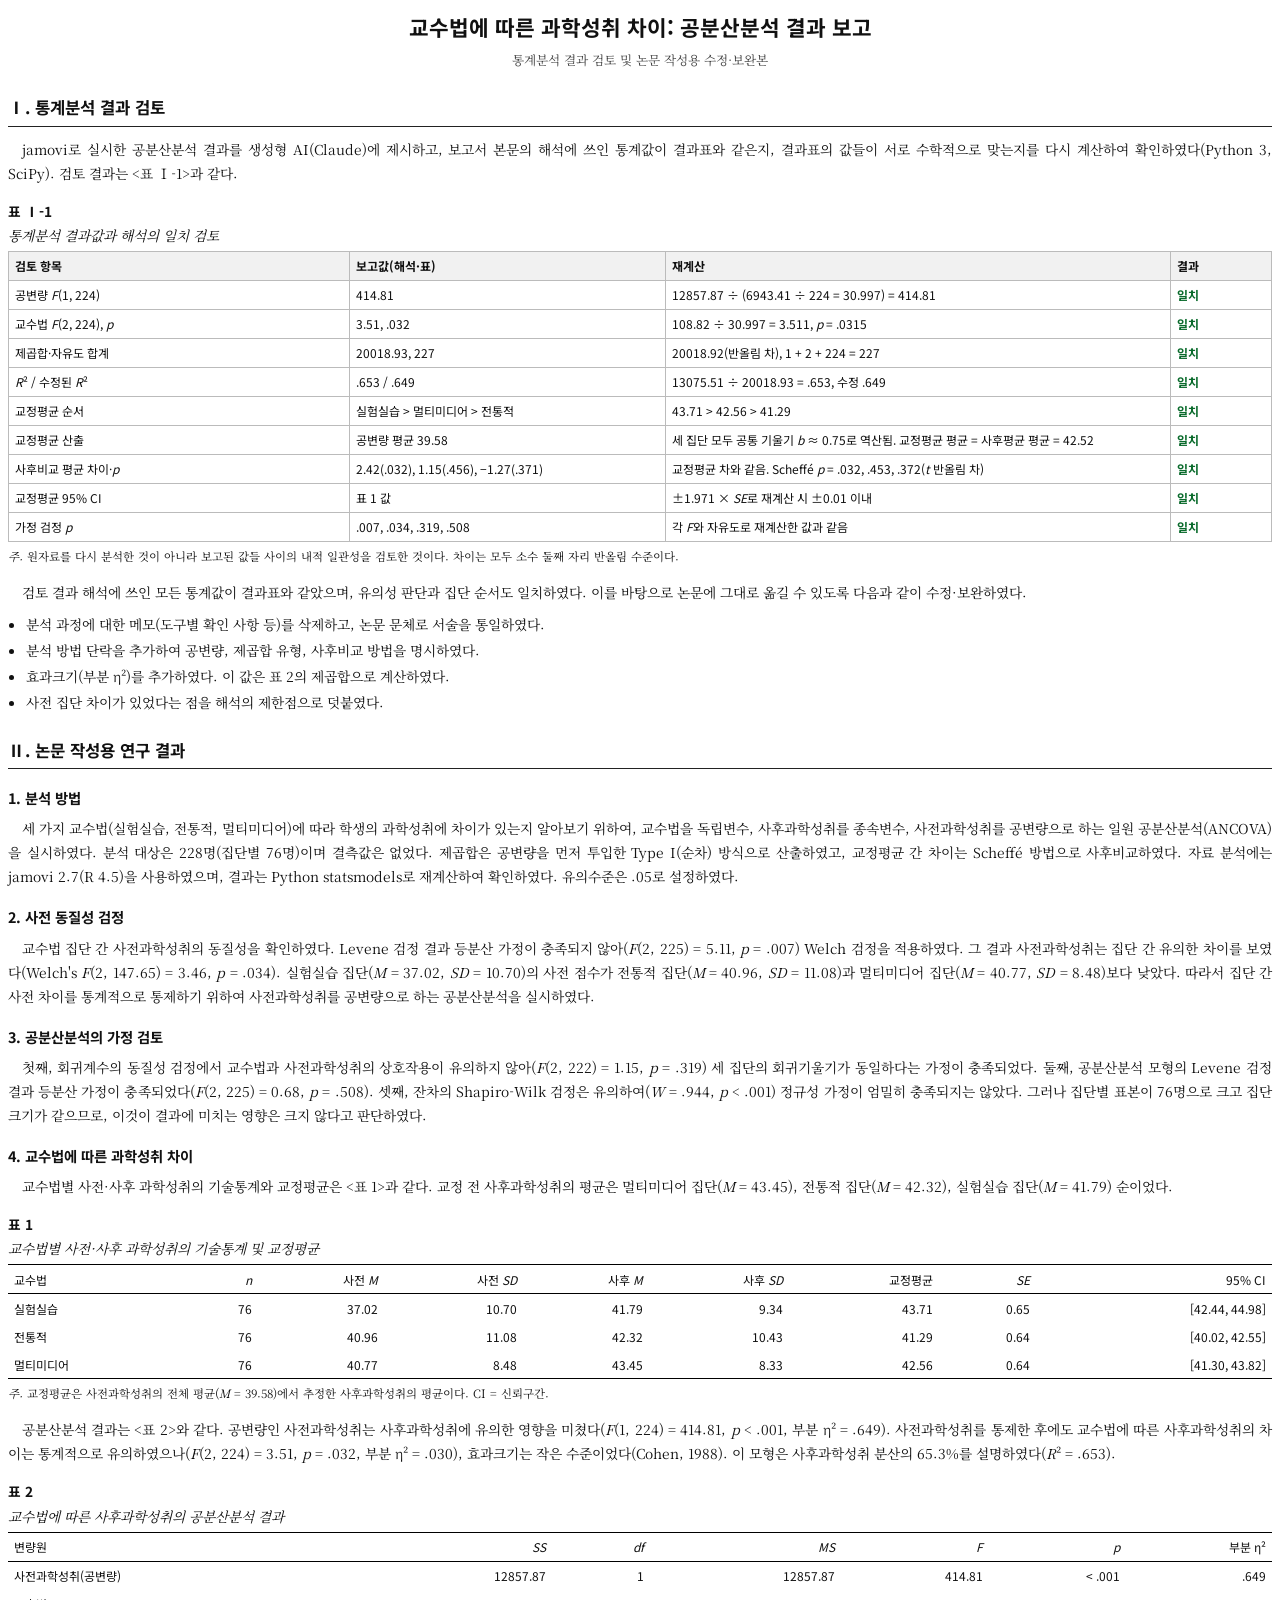
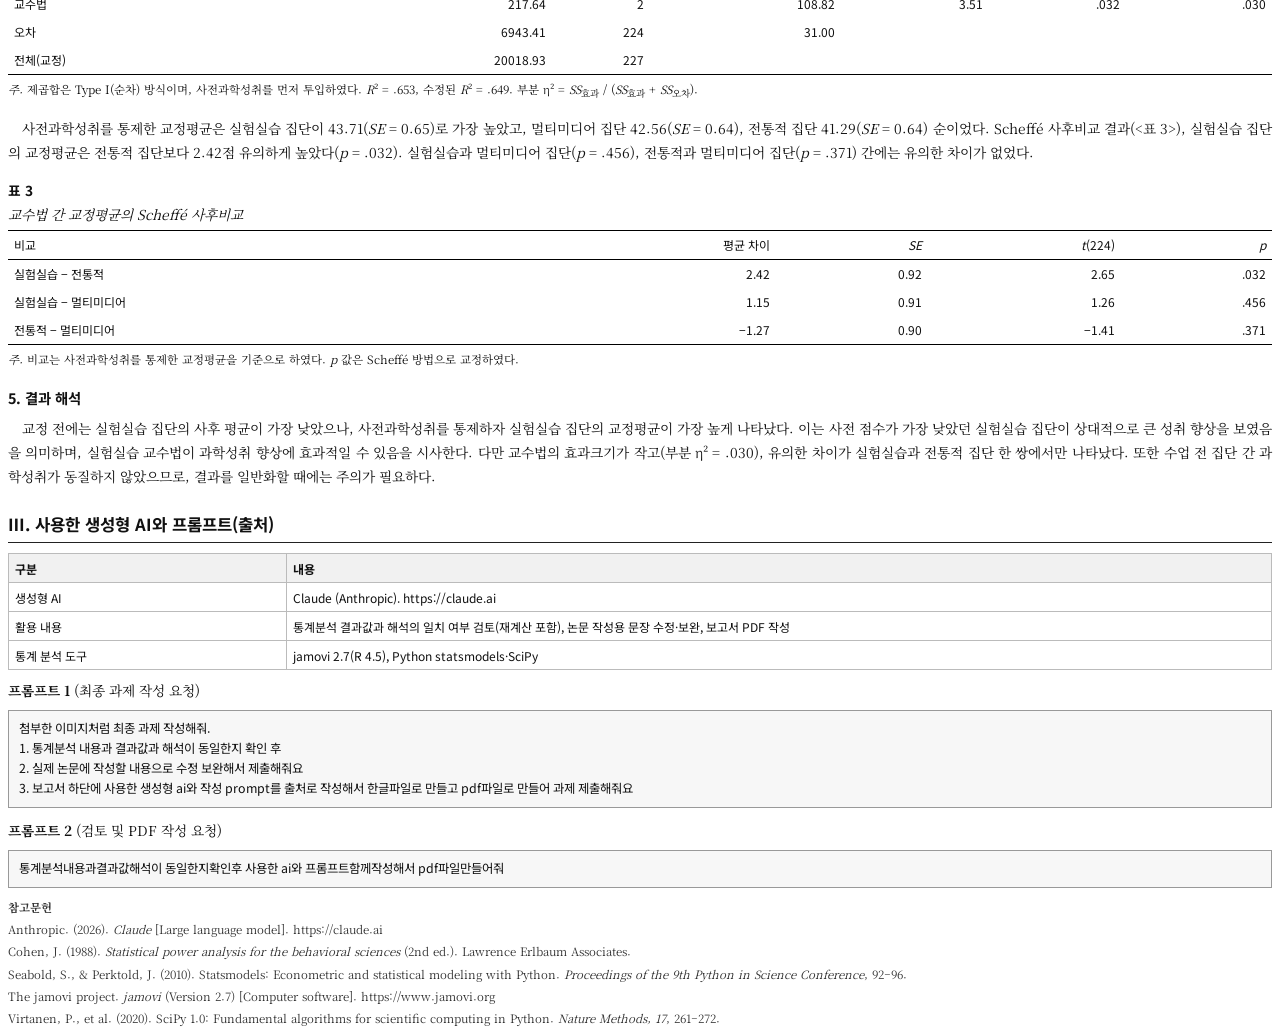
<file: submission/report.html>
<!doctype html>
<html lang="ko"><head><meta charset="utf-8">
<title>공분산분석 과제</title>
<link href="https://fonts.googleapis.com/css2?family=Noto+Sans+KR:wght@400;700&family=Noto+Serif+KR:wght@400;700&display=swap" rel="stylesheet">
<style>
@page{size:A4;margin:20mm 18mm}
body{font-family:'Noto Serif KR','Noto Sans KR',serif;font-size:10.3pt;line-height:1.75;color:#111}
h1{font-family:'Noto Sans KR',sans-serif;font-size:16pt;text-align:center;margin:0 0 4px}
.sub{text-align:center;color:#444;font-size:9.5pt;margin-bottom:18px}
h2{font-family:'Noto Sans KR',sans-serif;font-size:12.5pt;border-bottom:1.5px solid #222;padding-bottom:3px;margin:22px 0 10px}
h3{font-family:'Noto Sans KR',sans-serif;font-size:10.8pt;margin:16px 0 6px}
p{margin:0 0 8px;text-align:justify}
p.ind{text-indent:1em}
table{border-collapse:collapse;width:100%;margin:4px 0 4px;font-size:9pt;page-break-inside:avoid;font-family:'Noto Sans KR',sans-serif}
th,td{padding:3.5px 6px;text-align:left;vertical-align:top}
table.apa{border-top:1.5px solid #000;border-bottom:1.5px solid #000}
table.apa th{border-bottom:1px solid #000;font-weight:400}
.n{text-align:right!important}
table.grid th,table.grid td{border:1px solid #bbb}
table.grid th{background:#f1f1f1}
.note{font-size:8.6pt;margin:2px 0 14px;text-align:left}
.tt{font-weight:700;margin:14px 0 0;font-family:'Noto Sans KR',sans-serif}
.tc{font-style:italic;margin:0 0 2px}
.ok{color:#0a6b2c;font-weight:700}
ul{margin:4px 0 10px 18px;padding:0}li{margin:2px 0}
.box{border:1px solid #999;background:#f7f7f7;padding:8px 10px;white-space:pre-wrap;font-size:9.3pt;font-family:'Noto Sans KR',sans-serif;line-height:1.6;margin:4px 0 10px}
.pb{page-break-before:always}
.src{font-size:8.6pt;color:#333;line-height:1.6}
.src p{margin:0 0 4px;padding-left:2em;text-indent:-2em;text-align:left}
</style></head><body>

<h1>교수법에 따른 과학성취 차이: 공분산분석 결과 보고</h1>
<div class="sub">통계분석 결과 검토 및 논문 작성용 수정·보완본</div>

<h2>Ⅰ. 통계분석 결과 검토</h2>
<p class="ind">jamovi로 실시한 공분산분석 결과를 생성형 AI(Claude)에 제시하고, 보고서 본문의 해석에 쓰인 통계값이 결과표와 같은지, 결과표의 값들이 서로 수학적으로 맞는지를 다시 계산하여 확인하였다(Python 3, SciPy). 검토 결과는 <표 Ⅰ-1>과 같다.</p>
<p class="tt">표 Ⅰ-1</p><p class="tc">통계분석 결과값과 해석의 일치 검토</p>
<table class="grid">
<tr><th style="width:27%">검토 항목</th><th style="width:25%">보고값(해석·표)</th><th>재계산</th><th style="width:8%">결과</th></tr>
<tr><td>공변량 <i>F</i>(1, 224)</td><td>414.81</td><td>12857.87 ÷ (6943.41 ÷ 224 = 30.997) = 414.81</td><td class="ok">일치</td></tr>
<tr><td>교수법 <i>F</i>(2, 224), <i>p</i></td><td>3.51, .032</td><td>108.82 ÷ 30.997 = 3.511, <i>p</i> = .0315</td><td class="ok">일치</td></tr>
<tr><td>제곱합·자유도 합계</td><td>20018.93, 227</td><td>20018.92(반올림 차), 1 + 2 + 224 = 227</td><td class="ok">일치</td></tr>
<tr><td><i>R</i>² / 수정된 <i>R</i>²</td><td>.653 / .649</td><td>13075.51 ÷ 20018.93 = .653, 수정 .649</td><td class="ok">일치</td></tr>
<tr><td>교정평균 순서</td><td>실험실습 &gt; 멀티미디어 &gt; 전통적</td><td>43.71 &gt; 42.56 &gt; 41.29</td><td class="ok">일치</td></tr>
<tr><td>교정평균 산출</td><td>공변량 평균 39.58</td><td>세 집단 모두 공통 기울기 <i>b</i> ≈ 0.75로 역산됨. 교정평균 평균 = 사후평균 평균 = 42.52</td><td class="ok">일치</td></tr>
<tr><td>사후비교 평균 차이·<i>p</i></td><td>2.42(.032), 1.15(.456), −1.27(.371)</td><td>교정평균 차와 같음. Scheffé <i>p</i> = .032, .453, .372(<i>t</i> 반올림 차)</td><td class="ok">일치</td></tr>
<tr><td>교정평균 95% CI</td><td>표 1 값</td><td>±1.971 × <i>SE</i>로 재계산 시 ±0.01 이내</td><td class="ok">일치</td></tr>
<tr><td>가정 검정 <i>p</i></td><td>.007, .034, .319, .508</td><td>각 <i>F</i>와 자유도로 재계산한 값과 같음</td><td class="ok">일치</td></tr>
</table>
<p class="note"><i>주.</i> 원자료를 다시 분석한 것이 아니라 보고된 값들 사이의 내적 일관성을 검토한 것이다. 차이는 모두 소수 둘째 자리 반올림 수준이다.</p>

<p class="ind">검토 결과 해석에 쓰인 모든 통계값이 결과표와 같았으며, 유의성 판단과 집단 순서도 일치하였다. 이를 바탕으로 논문에 그대로 옮길 수 있도록 다음과 같이 수정·보완하였다.</p>
<ul>
<li>분석 과정에 대한 메모(도구별 확인 사항 등)를 삭제하고, 논문 문체로 서술을 통일하였다.</li>
<li>분석 방법 단락을 추가하여 공변량, 제곱합 유형, 사후비교 방법을 명시하였다.</li>
<li>효과크기(부분 η²)를 추가하였다. 이 값은 표 2의 제곱합으로 계산하였다.</li>
<li>사전 집단 차이가 있었다는 점을 해석의 제한점으로 덧붙였다.</li>
</ul>

<h2 class="pb">Ⅱ. 논문 작성용 연구 결과</h2>

<h3>1. 분석 방법</h3>
<p class="ind">세 가지 교수법(실험실습, 전통적, 멀티미디어)에 따라 학생의 과학성취에 차이가 있는지 알아보기 위하여, 교수법을 독립변수, 사후과학성취를 종속변수, 사전과학성취를 공변량으로 하는 일원 공분산분석(ANCOVA)을 실시하였다. 분석 대상은 228명(집단별 76명)이며 결측값은 없었다. 제곱합은 공변량을 먼저 투입한 Type I(순차) 방식으로 산출하였고, 교정평균 간 차이는 Scheffé 방법으로 사후비교하였다. 자료 분석에는 jamovi 2.7(R 4.5)을 사용하였으며, 결과는 Python statsmodels로 재계산하여 확인하였다. 유의수준은 .05로 설정하였다.</p>

<h3>2. 사전 동질성 검정</h3>
<p class="ind">교수법 집단 간 사전과학성취의 동질성을 확인하였다. Levene 검정 결과 등분산 가정이 충족되지 않아(<i>F</i>(2, 225) = 5.11, <i>p</i> = .007) Welch 검정을 적용하였다. 그 결과 사전과학성취는 집단 간 유의한 차이를 보였다(Welch's <i>F</i>(2, 147.65) = 3.46, <i>p</i> = .034). 실험실습 집단(<i>M</i> = 37.02, <i>SD</i> = 10.70)의 사전 점수가 전통적 집단(<i>M</i> = 40.96, <i>SD</i> = 11.08)과 멀티미디어 집단(<i>M</i> = 40.77, <i>SD</i> = 8.48)보다 낮았다. 따라서 집단 간 사전 차이를 통계적으로 통제하기 위하여 사전과학성취를 공변량으로 하는 공분산분석을 실시하였다.</p>

<h3>3. 공분산분석의 가정 검토</h3>
<p class="ind">첫째, 회귀계수의 동질성 검정에서 교수법과 사전과학성취의 상호작용이 유의하지 않아(<i>F</i>(2, 222) = 1.15, <i>p</i> = .319) 세 집단의 회귀기울기가 동일하다는 가정이 충족되었다. 둘째, 공분산분석 모형의 Levene 검정 결과 등분산 가정이 충족되었다(<i>F</i>(2, 225) = 0.68, <i>p</i> = .508). 셋째, 잔차의 Shapiro-Wilk 검정은 유의하여(<i>W</i> = .944, <i>p</i> &lt; .001) 정규성 가정이 엄밀히 충족되지는 않았다. 그러나 집단별 표본이 76명으로 크고 집단 크기가 같으므로, 이것이 결과에 미치는 영향은 크지 않다고 판단하였다.</p>

<h3>4. 교수법에 따른 과학성취 차이</h3>
<p class="ind">교수법별 사전·사후 과학성취의 기술통계와 교정평균은 <표 1>과 같다. 교정 전 사후과학성취의 평균은 멀티미디어 집단(<i>M</i> = 43.45), 전통적 집단(<i>M</i> = 42.32), 실험실습 집단(<i>M</i> = 41.79) 순이었다.</p>

<p class="tt">표 1</p><p class="tc">교수법별 사전·사후 과학성취의 기술통계 및 교정평균</p>
<table class="apa">
<tr><th>교수법</th><th class="n"><i>n</i></th><th class="n">사전 <i>M</i></th><th class="n">사전 <i>SD</i></th><th class="n">사후 <i>M</i></th><th class="n">사후 <i>SD</i></th><th class="n">교정평균</th><th class="n"><i>SE</i></th><th class="n">95% CI</th></tr>
<tr><td>실험실습</td><td class="n">76</td><td class="n">37.02</td><td class="n">10.70</td><td class="n">41.79</td><td class="n">9.34</td><td class="n">43.71</td><td class="n">0.65</td><td class="n">[42.44, 44.98]</td></tr>
<tr><td>전통적</td><td class="n">76</td><td class="n">40.96</td><td class="n">11.08</td><td class="n">42.32</td><td class="n">10.43</td><td class="n">41.29</td><td class="n">0.64</td><td class="n">[40.02, 42.55]</td></tr>
<tr><td>멀티미디어</td><td class="n">76</td><td class="n">40.77</td><td class="n">8.48</td><td class="n">43.45</td><td class="n">8.33</td><td class="n">42.56</td><td class="n">0.64</td><td class="n">[41.30, 43.82]</td></tr>
</table>
<p class="note"><i>주.</i> 교정평균은 사전과학성취의 전체 평균(<i>M</i> = 39.58)에서 추정한 사후과학성취의 평균이다. CI = 신뢰구간.</p>

<p class="ind">공분산분석 결과는 <표 2>와 같다. 공변량인 사전과학성취는 사후과학성취에 유의한 영향을 미쳤다(<i>F</i>(1, 224) = 414.81, <i>p</i> &lt; .001, 부분 η² = .649). 사전과학성취를 통제한 후에도 교수법에 따른 사후과학성취의 차이는 통계적으로 유의하였으나(<i>F</i>(2, 224) = 3.51, <i>p</i> = .032, 부분 η² = .030), 효과크기는 작은 수준이었다(Cohen, 1988). 이 모형은 사후과학성취 분산의 65.3%를 설명하였다(<i>R</i>² = .653).</p>

<p class="tt">표 2</p><p class="tc">교수법에 따른 사후과학성취의 공분산분석 결과</p>
<table class="apa">
<tr><th>변량원</th><th class="n"><i>SS</i></th><th class="n"><i>df</i></th><th class="n"><i>MS</i></th><th class="n"><i>F</i></th><th class="n"><i>p</i></th><th class="n">부분 η²</th></tr>
<tr><td>사전과학성취(공변량)</td><td class="n">12857.87</td><td class="n">1</td><td class="n">12857.87</td><td class="n">414.81</td><td class="n">&lt; .001</td><td class="n">.649</td></tr>
<tr><td>교수법</td><td class="n">217.64</td><td class="n">2</td><td class="n">108.82</td><td class="n">3.51</td><td class="n">.032</td><td class="n">.030</td></tr>
<tr><td>오차</td><td class="n">6943.41</td><td class="n">224</td><td class="n">31.00</td><td></td><td></td><td></td></tr>
<tr><td>전체(교정)</td><td class="n">20018.93</td><td class="n">227</td><td></td><td></td><td></td><td></td></tr>
</table>
<p class="note"><i>주.</i> 제곱합은 Type I(순차) 방식이며, 사전과학성취를 먼저 투입하였다. <i>R</i>² = .653, 수정된 <i>R</i>² = .649. 부분 η² = <i>SS</i><sub>효과</sub> / (<i>SS</i><sub>효과</sub> + <i>SS</i><sub>오차</sub>).</p>

<p class="ind">사전과학성취를 통제한 교정평균은 실험실습 집단이 43.71(<i>SE</i> = 0.65)로 가장 높았고, 멀티미디어 집단 42.56(<i>SE</i> = 0.64), 전통적 집단 41.29(<i>SE</i> = 0.64) 순이었다. Scheffé 사후비교 결과(<표 3>), 실험실습 집단의 교정평균은 전통적 집단보다 2.42점 유의하게 높았다(<i>p</i> = .032). 실험실습과 멀티미디어 집단(<i>p</i> = .456), 전통적과 멀티미디어 집단(<i>p</i> = .371) 간에는 유의한 차이가 없었다.</p>

<p class="tt">표 3</p><p class="tc">교수법 간 교정평균의 Scheffé 사후비교</p>
<table class="apa">
<tr><th>비교</th><th class="n">평균 차이</th><th class="n"><i>SE</i></th><th class="n"><i>t</i>(224)</th><th class="n"><i>p</i></th></tr>
<tr><td>실험실습 − 전통적</td><td class="n">2.42</td><td class="n">0.92</td><td class="n">2.65</td><td class="n">.032</td></tr>
<tr><td>실험실습 − 멀티미디어</td><td class="n">1.15</td><td class="n">0.91</td><td class="n">1.26</td><td class="n">.456</td></tr>
<tr><td>전통적 − 멀티미디어</td><td class="n">−1.27</td><td class="n">0.90</td><td class="n">−1.41</td><td class="n">.371</td></tr>
</table>
<p class="note"><i>주.</i> 비교는 사전과학성취를 통제한 교정평균을 기준으로 하였다. <i>p</i> 값은 Scheffé 방법으로 교정하였다.</p>

<h3>5. 결과 해석</h3>
<p class="ind">교정 전에는 실험실습 집단의 사후 평균이 가장 낮았으나, 사전과학성취를 통제하자 실험실습 집단의 교정평균이 가장 높게 나타났다. 이는 사전 점수가 가장 낮았던 실험실습 집단이 상대적으로 큰 성취 향상을 보였음을 의미하며, 실험실습 교수법이 과학성취 향상에 효과적일 수 있음을 시사한다. 다만 교수법의 효과크기가 작고(부분 η² = .030), 유의한 차이가 실험실습과 전통적 집단 한 쌍에서만 나타났다. 또한 수업 전 집단 간 과학성취가 동질하지 않았으므로, 결과를 일반화할 때에는 주의가 필요하다.</p>

<h2 class="pb">Ⅲ. 사용한 생성형 AI와 프롬프트(출처)</h2>
<table class="grid">
<tr><th style="width:22%">구분</th><th>내용</th></tr>
<tr><td>생성형 AI</td><td>Claude (Anthropic). https://claude.ai</td></tr>
<tr><td>활용 내용</td><td>통계분석 결과값과 해석의 일치 여부 검토(재계산 포함), 논문 작성용 문장 수정·보완, 보고서 PDF 작성</td></tr>
<tr><td>통계 분석 도구</td><td>jamovi 2.7(R 4.5), Python statsmodels·SciPy</td></tr>
</table>
<p style="margin-top:8px"><b>프롬프트 1</b> (최종 과제 작성 요청)</p>
<div class="box">첨부한 이미지처럼 최종 과제 작성해줘.
1. 통계분석 내용과 결과값과 해석이 동일한지 확인 후
2. 실제 논문에 작성할 내용으로 수정 보완해서 제출해줘요
3. 보고서 하단에 사용한 생성형 ai와 작성 prompt를 출처로 작성해서 한글파일로 만들고 pdf파일로 만들어 과제 제출해줘요</div>
<p><b>프롬프트 2</b> (검토 및 PDF 작성 요청)</p>
<div class="box">통계분석내용과결과값해석이 동일한지확인후 사용한 ai와 프롬프트함께작성해서 pdf파일만들어줘</div>

<div class="src">
<p><b>참고문헌</b></p>
<p>Anthropic. (2026). <i>Claude</i> [Large language model]. https://claude.ai</p>
<p>Cohen, J. (1988). <i>Statistical power analysis for the behavioral sciences</i> (2nd ed.). Lawrence Erlbaum Associates.</p>
<p>Seabold, S., &amp; Perktold, J. (2010). Statsmodels: Econometric and statistical modeling with Python. <i>Proceedings of the 9th Python in Science Conference</i>, 92–96.</p>
<p>The jamovi project. <i>jamovi</i> (Version 2.7) [Computer software]. https://www.jamovi.org</p>
<p>Virtanen, P., et al. (2020). SciPy 1.0: Fundamental algorithms for scientific computing in Python. <i>Nature Methods, 17</i>, 261–272.</p>
</div>
</body></html>
</file>
<file: css/style.css>
:root {
  --bg: #f6f4ef;
  --card-bg: #ffffff;
  --ink: #2b2b2b;
  --muted: #767267;
  --accent: #d98e5f;
  --accent-dark: #b56b3b;
  --line: #e5e0d5;
  --danger: #c0553f;
}

@media (prefers-color-scheme: dark) {
  :root {
    --bg: #1c1a17;
    --card-bg: #2a2723;
    --ink: #ece7dd;
    --muted: #a89d8c;
    --accent: #e0a06a;
    --accent-dark: #f0b784;
    --line: #3c3730;
    --danger: #e08a76;
  }
}

* { box-sizing: border-box; }

body {
  margin: 0;
  font-family: "Pretendard", "Apple SD Gothic Neo", "Malgun Gothic", sans-serif;
  background: var(--bg);
  color: var(--ink);
}

.topbar {
  display: flex;
  flex-wrap: wrap;
  align-items: center;
  justify-content: space-between;
  gap: 12px;
  padding: 16px 24px;
  border-bottom: 1px solid var(--line);
  background: var(--card-bg);
}

.topbar h1 {
  font-size: 1.3rem;
  margin: 0;
}

.room-controls {
  display: flex;
  flex-wrap: wrap;
  align-items: center;
  gap: 10px;
  font-size: 0.85rem;
  color: var(--muted);
}

.room-controls label {
  display: flex;
  flex-direction: column;
  gap: 2px;
}

input, select, button {
  font-family: inherit;
  font-size: 0.9rem;
}

.room-controls input {
  padding: 6px 8px;
  border: 1px solid var(--line);
  border-radius: 6px;
  background: var(--bg);
  color: var(--ink);
  width: 140px;
}

#joinRoomBtn {
  padding: 7px 14px;
  border: none;
  border-radius: 6px;
  background: var(--accent);
  color: #fff;
  cursor: pointer;
  align-self: flex-end;
}

.status-badge {
  padding: 4px 10px;
  border-radius: 999px;
  background: var(--line);
  font-size: 0.75rem;
  white-space: nowrap;
}

.status-badge.ok { background: #cfe8d0; color: #24592a; }
.status-badge.local { background: #f0dcb8; color: #6b4d13; }

.layout {
  display: grid;
  grid-template-columns: 1fr 320px;
  gap: 20px;
  padding: 20px 24px 60px;
  align-items: start;
}

@media (max-width: 860px) {
  .layout { grid-template-columns: 1fr; }
}

.post-form {
  display: flex;
  flex-wrap: wrap;
  gap: 10px;
  align-items: center;
  background: var(--card-bg);
  border: 1px solid var(--line);
  border-radius: 12px;
  padding: 14px;
  margin-bottom: 18px;
}

.type-toggle {
  display: flex;
  gap: 12px;
  font-size: 0.9rem;
}

.post-fields {
  flex: 1;
  min-width: 200px;
}

.post-fields input[type="url"],
.post-fields input[type="file"] {
  width: 100%;
  padding: 8px 10px;
  border: 1px solid var(--line);
  border-radius: 6px;
  background: var(--bg);
  color: var(--ink);
}

.hint {
  margin: 4px 0 0;
  font-size: 0.75rem;
  color: var(--muted);
}

#captionInput {
  flex: 1;
  min-width: 160px;
  padding: 8px 10px;
  border: 1px solid var(--line);
  border-radius: 6px;
  background: var(--bg);
  color: var(--ink);
}

.post-form button[type="submit"] {
  padding: 9px 18px;
  border: none;
  border-radius: 6px;
  background: var(--accent-dark);
  color: #fff;
  cursor: pointer;
}

.board-empty {
  color: var(--muted);
  text-align: center;
  padding: 40px 0;
}

.board-grid {
  display: grid;
  grid-template-columns: repeat(auto-fill, minmax(220px, 1fr));
  gap: 14px;
}

.card {
  background: var(--card-bg);
  border: 1px solid var(--line);
  border-radius: 12px;
  padding: 12px;
  display: flex;
  flex-direction: column;
  gap: 8px;
  animation: fadeIn 0.25s ease;
}

@keyframes fadeIn {
  from { opacity: 0; transform: translateY(4px); }
  to { opacity: 1; transform: translateY(0); }
}

.card-header {
  display: flex;
  justify-content: space-between;
  align-items: center;
  font-size: 0.78rem;
  color: var(--muted);
}

.card-header .author {
  font-weight: 600;
  color: var(--ink);
}

.card-delete {
  border: none;
  background: none;
  cursor: pointer;
  color: var(--muted);
  font-size: 0.9rem;
}

.card-delete:hover { color: var(--danger); }

.card img.card-thumb {
  width: 100%;
  border-radius: 8px;
  max-height: 160px;
  object-fit: cover;
}

.card .file-chip, .card .link-chip {
  display: flex;
  align-items: center;
  gap: 8px;
  padding: 10px;
  border-radius: 8px;
  background: var(--bg);
  text-decoration: none;
  color: var(--ink);
  word-break: break-all;
  font-size: 0.85rem;
}

.card .caption {
  font-size: 0.85rem;
  color: var(--ink);
}

.side-panel {
  display: flex;
  flex-direction: column;
  gap: 16px;
  position: sticky;
  top: 20px;
}

.widget {
  background: var(--card-bg);
  border: 1px solid var(--line);
  border-radius: 12px;
  padding: 16px;
}

.widget h2 {
  font-size: 1rem;
  margin: 0 0 12px;
}

.timer-display {
  font-size: 2.6rem;
  font-weight: 700;
  text-align: center;
  letter-spacing: 2px;
  margin-bottom: 10px;
  font-variant-numeric: tabular-nums;
}

.timer-presets {
  display: flex;
  flex-wrap: wrap;
  gap: 6px;
  margin-bottom: 10px;
}

.timer-presets button {
  flex: 1;
  min-width: 40px;
  padding: 6px 0;
  border: 1px solid var(--line);
  border-radius: 6px;
  background: var(--bg);
  color: var(--ink);
  cursor: pointer;
}

.timer-custom {
  display: flex;
  gap: 6px;
  margin-bottom: 10px;
}

.timer-custom input {
  width: 100%;
  padding: 6px 8px;
  border: 1px solid var(--line);
  border-radius: 6px;
  background: var(--bg);
  color: var(--ink);
}

.timer-custom button {
  padding: 6px 10px;
  border: none;
  border-radius: 6px;
  background: var(--accent);
  color: #fff;
  cursor: pointer;
  white-space: nowrap;
}

.timer-controls {
  display: grid;
  grid-template-columns: 1fr 1fr;
  gap: 6px;
  margin-bottom: 10px;
}

.timer-controls button {
  padding: 8px 0;
  border: none;
  border-radius: 6px;
  background: var(--accent-dark);
  color: #fff;
  cursor: pointer;
}

.sound-toggle {
  font-size: 0.8rem;
  color: var(--muted);
  display: flex;
  align-items: center;
  gap: 6px;
}

.bgm-presets select {
  width: 100%;
  padding: 7px 8px;
  border: 1px solid var(--line);
  border-radius: 6px;
  background: var(--bg);
  color: var(--ink);
  margin-bottom: 10px;
}

.bgm-controls {
  display: flex;
  align-items: center;
  gap: 12px;
}

#bgmToggleBtn {
  padding: 8px 14px;
  border: none;
  border-radius: 6px;
  background: var(--accent-dark);
  color: #fff;
  cursor: pointer;
  white-space: nowrap;
}

.volume-control {
  flex: 1;
  display: flex;
  align-items: center;
  gap: 8px;
  font-size: 0.8rem;
  color: var(--muted);
}

.volume-control input { flex: 1; }

.sound-test-btn {
  margin-top: 12px;
  width: 100%;
  padding: 7px 0;
  border: 1px solid var(--line);
  border-radius: 6px;
  background: transparent;
  color: var(--ink);
  cursor: pointer;
}

.audio-status {
  margin: 8px 0 0;
  min-height: 1em;
  font-size: 0.78rem;
  color: var(--muted);
  line-height: 1.4;
}

.audio-status.error { color: var(--danger); }

.timer-overlay {
  position: fixed;
  inset: 0;
  background: rgba(20, 18, 15, 0.95);
  color: #fff;
  display: flex;
  flex-direction: column;
  align-items: center;
  justify-content: center;
  gap: 30px;
  z-index: 999;
}

.timer-overlay[hidden] {
  display: none;
}

.timer-overlay-display {
  font-size: 18vw;
  font-weight: 700;
  font-variant-numeric: tabular-nums;
}

#exitFullscreenBtn {
  padding: 10px 20px;
  border: none;
  border-radius: 8px;
  background: var(--accent);
  color: #fff;
  cursor: pointer;
  font-size: 1rem;
}

.download-btn {
  display: block;
  margin-bottom: 8px;
  padding: 9px 12px;
  border-radius: 6px;
  background: var(--accent-dark);
  color: #fff;
  text-decoration: none;
  font-size: 0.85rem;
  line-height: 1.35;
}

.download-btn:hover { filter: brightness(1.08); }

.listen-btn { background: var(--accent); }
</file>
